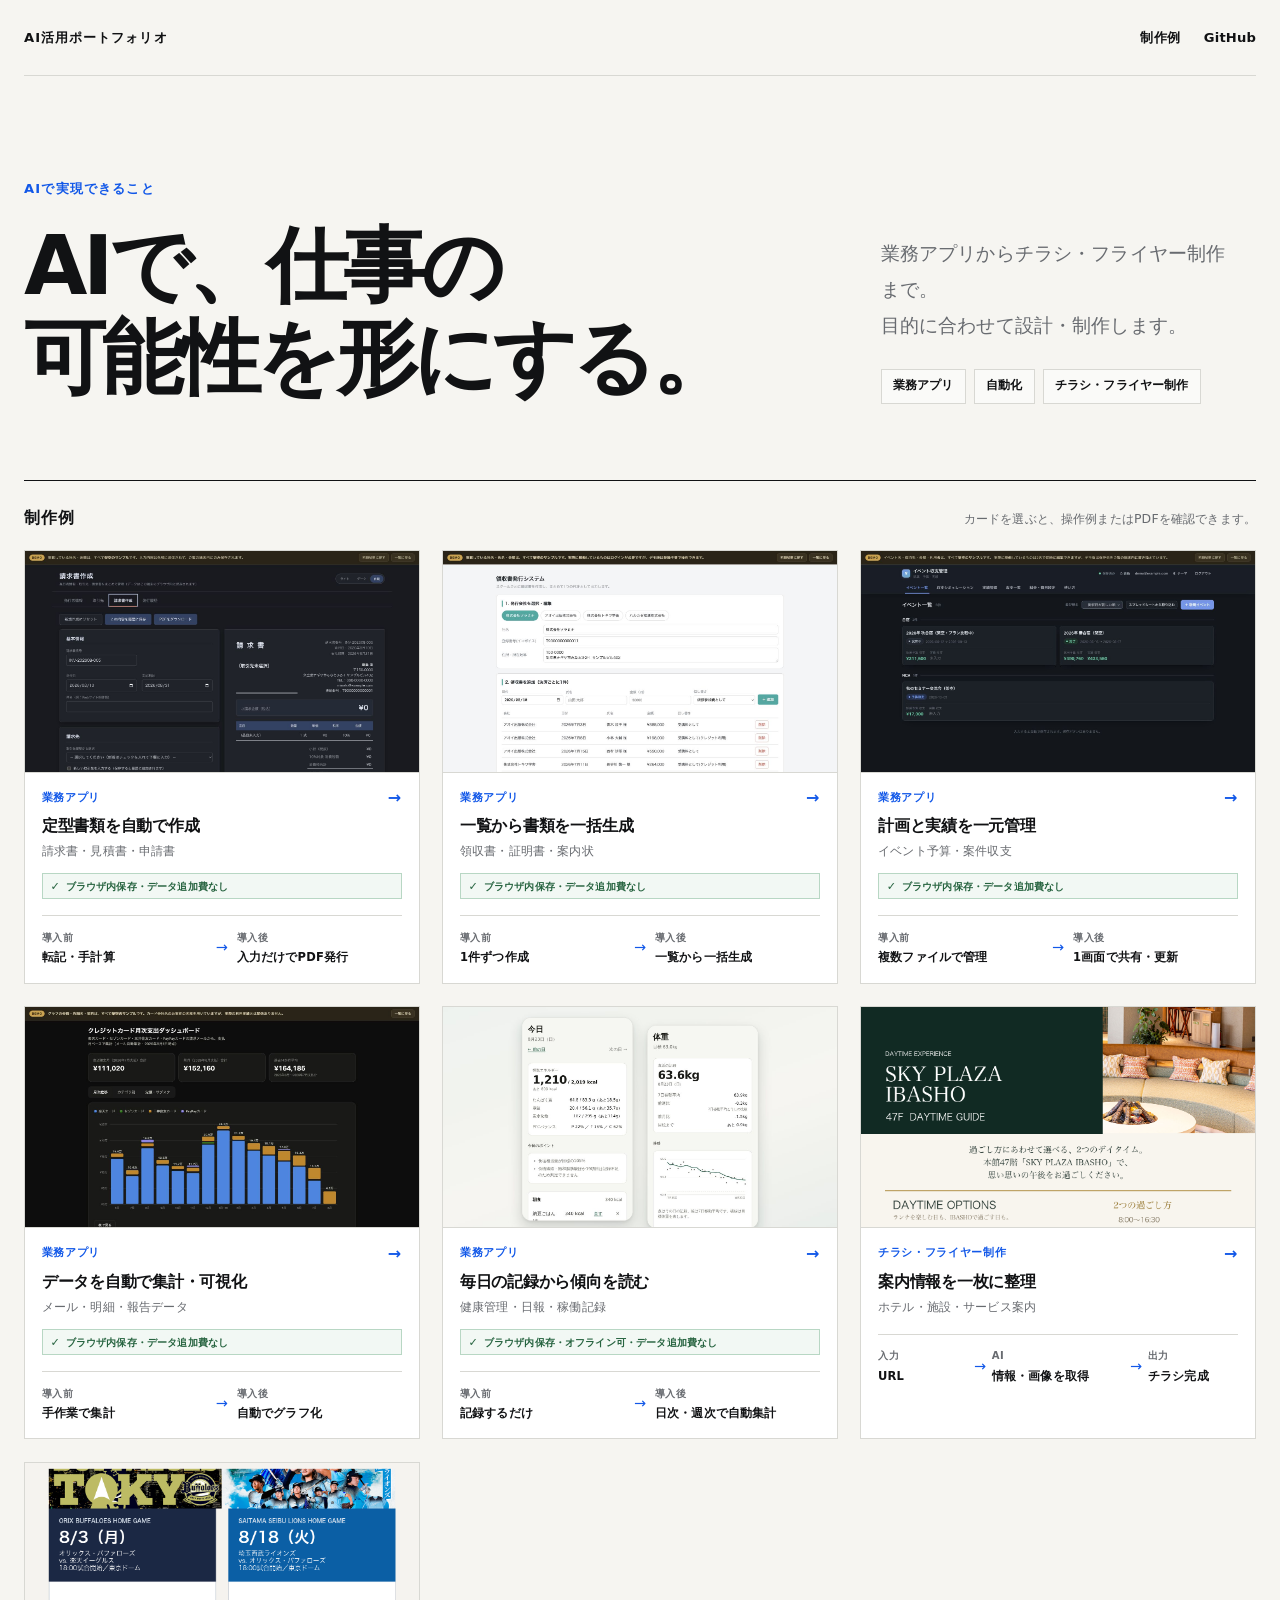
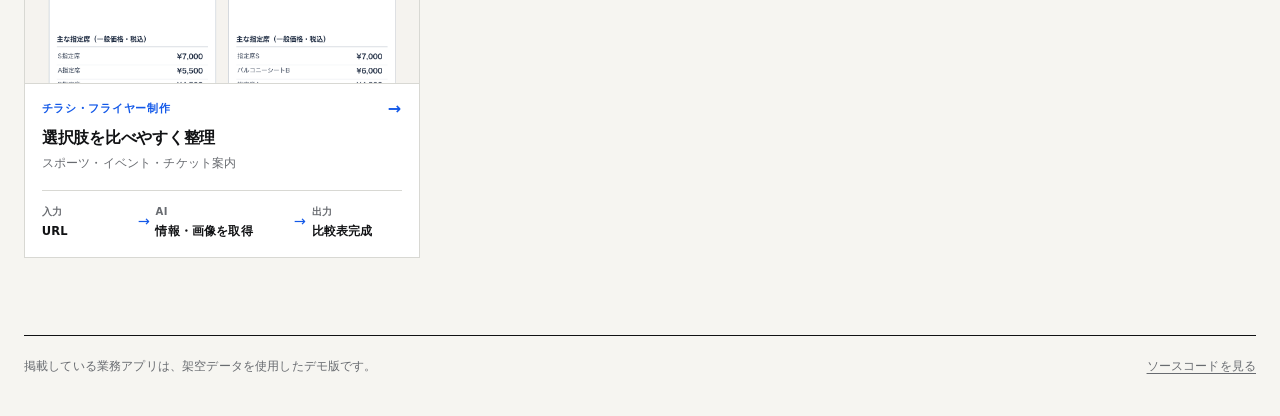
<file: index.html>
<!doctype html>
<html lang="ja">
<head>
<meta charset="utf-8">
<meta name="viewport" content="width=device-width, initial-scale=1">
<title>AIで、仕事の可能性を形にする｜ポートフォリオ</title>
<meta name="description" content="業務アプリからチラシ・フライヤー制作まで、AIを活用して目的に合わせた仕組みと制作物を形にしたポートフォリオです。">
<link rel="icon" href="data:image/svg+xml,<svg xmlns='http://www.w3.org/2000/svg' viewBox='0 0 100 100'><text y='.9em' font-size='90'>◼</text></svg>">
<style>
:root {
  color-scheme: light;
  --paper: #f6f5f1;
  --white: #ffffff;
  --ink: #111214;
  --muted: #686b70;
  --line: #d8d8d3;
  --blue: #1258e8;
  --blue-soft: #eaf0ff;
}

* { box-sizing: border-box; }
html { scroll-behavior: smooth; -webkit-text-size-adjust: 100%; }
body {
  margin: 0;
  background: var(--paper);
  color: var(--ink);
  font-family: system-ui, -apple-system, BlinkMacSystemFont, "Hiragino Sans", "Noto Sans JP", sans-serif;
  font-size: 16px;
  line-height: 1.65;
  letter-spacing: .01em;
  -webkit-font-smoothing: antialiased;
}

a { color: inherit; }
img { max-width: 100%; }

.shell {
  width: min(100% - 48px, 1440px);
  margin: 0 auto;
}

.site-header {
  display: flex;
  align-items: center;
  justify-content: space-between;
  min-height: 76px;
  border-bottom: 1px solid var(--line);
}

.brand {
  font-size: .82rem;
  font-weight: 750;
  letter-spacing: .08em;
}

.site-nav {
  display: flex;
  align-items: center;
  gap: 1.5rem;
  font-size: .82rem;
  font-weight: 650;
}

.site-nav a {
  text-decoration: none;
  text-underline-offset: .3em;
}
.site-nav a:hover { color: var(--blue); }

.hero {
  display: grid;
  grid-template-columns: minmax(0, 1.35fr) minmax(18rem, .65fr);
  gap: clamp(2rem, 6vw, 7rem);
  align-items: end;
  padding: clamp(3.5rem, 8vw, 7rem) 0 clamp(3rem, 6vw, 5rem);
}

.hero-label {
  margin: 0 0 1.25rem;
  color: var(--blue);
  font-size: .82rem;
  font-weight: 750;
  letter-spacing: .09em;
}

h1 {
  margin: 0;
  max-width: 13em;
  font-size: clamp(2.8rem, 6.4vw, 6.4rem);
  font-weight: 720;
  line-height: 1.12;
  letter-spacing: -.055em;
  text-wrap: balance;
}

.hero-line {
  display: block;
  white-space: nowrap;
}

.hero-phrase { display: inline; }

.hero-copy {
  margin: 0 0 .55rem;
  max-width: 29rem;
  font-size: clamp(1.02rem, 1.5vw, 1.25rem);
  line-height: 1.9;
  color: var(--muted);
  text-wrap: pretty;
}

.hero-copy span { display: block; }

.capability-list {
  display: flex;
  flex-wrap: wrap;
  gap: .5rem;
  margin: 1.5rem 0 0;
  padding: 0;
  list-style: none;
}

.capability-list li {
  padding: .4rem .7rem;
  border: 1px solid var(--line);
  background: rgba(255,255,255,.45);
  font-size: .75rem;
  font-weight: 650;
}

.works-head {
  display: flex;
  align-items: baseline;
  justify-content: space-between;
  gap: 1rem;
  margin-bottom: 1.15rem;
  padding-top: 1.5rem;
  border-top: 1px solid var(--ink);
}

.works-head h2 {
  margin: 0;
  font-size: 1rem;
  letter-spacing: .05em;
}

.works-head p {
  margin: 0;
  color: var(--muted);
  font-size: .78rem;
}

.works-grid {
  display: grid;
  grid-template-columns: repeat(3, minmax(0, 1fr));
  gap: clamp(.9rem, 2vw, 1.4rem);
}

.work-card {
  display: flex;
  min-width: 0;
  flex-direction: column;
  overflow: hidden;
  border: 1px solid var(--line);
  background: var(--white);
  text-decoration: none;
  transition: transform 240ms ease, border-color 240ms ease, box-shadow 240ms ease;
}

@media (hover: hover) {
  .work-card:hover {
    transform: translateY(-3px);
    border-color: #aeb4c0;
    box-shadow: 0 14px 34px rgba(18, 24, 35, .08);
  }
  .work-card:hover .card-arrow { transform: translateX(4px); }
}

.preview {
  position: relative;
  aspect-ratio: 16 / 9;
  overflow: hidden;
  border-bottom: 1px solid var(--line);
  background: #e9e9e5;
}

.preview img {
  display: block;
  width: 100%;
  height: 100%;
  object-fit: cover;
  object-position: top center;
  transition: transform 500ms cubic-bezier(.2,.7,.2,1);
}

@media (hover: hover) {
  .work-card:hover .preview img { transform: scale(1.015); }
}

.preview.flyer img {
  object-position: center 18%;
}

.card-body {
  display: flex;
  flex: 1;
  flex-direction: column;
  padding: 1rem 1.05rem 1.05rem;
}

.card-meta {
  display: flex;
  align-items: center;
  justify-content: space-between;
  gap: 1rem;
  margin-bottom: .45rem;
  color: var(--blue);
  font-size: .7rem;
  font-weight: 750;
  letter-spacing: .06em;
}

.card-arrow {
  font-size: 1rem;
  line-height: 1;
  transition: transform 220ms ease;
}

.card-title {
  margin: 0;
  font-size: clamp(1rem, 1.25vw, 1.16rem);
  font-weight: 700;
  line-height: 1.45;
  letter-spacing: -.015em;
}

.card-use {
  margin: .3rem 0 0;
  color: var(--muted);
  font-size: .75rem;
}

.cost-note {
  display: inline-flex;
  align-items: center;
  gap: .35rem;
  margin-top: .7rem;
  padding: .28rem .48rem;
  border: 1px solid #b8d7c4;
  background: #f2f8f4;
  color: #276440;
  font-size: .65rem;
  font-weight: 700;
  line-height: 1.35;
}

.cost-note::before {
  content: "✓";
  font-size: .7rem;
}

.change {
  display: grid;
  grid-template-columns: minmax(0, 1fr) auto minmax(0, 1fr);
  gap: .55rem;
  align-items: center;
  margin-top: 1rem;
  padding-top: .85rem;
  border-top: 1px solid var(--line);
}

.change-step { min-width: 0; }
.change-label {
  display: block;
  margin-bottom: .16rem;
  color: var(--muted);
  font-size: .63rem;
  font-weight: 700;
  letter-spacing: .05em;
}

.change-text {
  display: block;
  font-size: .72rem;
  font-weight: 650;
  line-height: 1.45;
}

.change-arrow {
  color: var(--blue);
  font-size: .9rem;
}

.change.three {
  grid-template-columns: minmax(0,.85fr) auto minmax(0,1.25fr) auto minmax(0,.85fr);
  gap: .35rem;
}

.footer {
  display: flex;
  align-items: center;
  justify-content: space-between;
  gap: 2rem;
  margin-top: clamp(2.5rem, 6vw, 5rem);
  padding: 1.3rem 0 2.5rem;
  border-top: 1px solid var(--ink);
  color: var(--muted);
  font-size: .75rem;
}

.footer p { margin: 0; }
.footer a { text-underline-offset: .25em; }
.footer a:hover { color: var(--blue); }

@media (max-width: 980px) {
  .works-grid { grid-template-columns: repeat(2, minmax(0, 1fr)); }
}

@media (max-width: 720px) {
  .shell { width: min(100% - 28px, 1440px); }
  .site-header { min-height: 64px; }
  .site-nav { gap: .9rem; }
  .site-nav .desktop-only { display: none; }
  .hero {
    grid-template-columns: 1fr;
    gap: 1.5rem;
    padding: 3.5rem 0 3rem;
  }
  h1 { font-size: clamp(2.5rem, 13vw, 4.2rem); }
  .hero-line { white-space: normal; }
  .hero-phrase { display: block; }
  .hero-copy { margin: 0; }
  .works-head { align-items: flex-start; flex-direction: column; gap: .25rem; }
  .works-grid { grid-template-columns: 1fr; }
  .preview { aspect-ratio: 16 / 9.5; }
  .card-body { padding: 1rem; }
  .card-title { font-size: 1.08rem; }
  .footer { align-items: flex-start; flex-direction: column; gap: .5rem; }
}

@media (prefers-reduced-motion: reduce) {
  html { scroll-behavior: auto; }
  *, *::before, *::after { transition-duration: 1ms !important; }
}
</style>
</head>
<body>

<div class="shell">
  <header class="site-header">
    <span class="brand">AI活用ポートフォリオ</span>
    <nav class="site-nav" aria-label="サイト内ナビゲーション">
      <a href="#works">制作例</a>
      <a class="desktop-only" href="https://github.com/knt1234/portfolio">GitHub</a>
    </nav>
  </header>

  <main>
    <section class="hero" aria-labelledby="hero-title">
      <div>
        <p class="hero-label">AIで実現できること</p>
        <h1 id="hero-title">
          <span class="hero-line">AIで、仕事の</span>
          <span class="hero-line"><span class="hero-phrase">可能性を</span><span class="hero-phrase">形にする。</span></span>
        </h1>
      </div>
      <div>
        <p class="hero-copy">
          <span>業務アプリからチラシ・フライヤー制作まで。</span>
          <span>目的に合わせて設計・制作します。</span>
        </p>
        <ul class="capability-list" aria-label="制作分野">
          <li>業務アプリ</li>
          <li>自動化</li>
          <li>チラシ・フライヤー制作</li>
        </ul>
      </div>
    </section>

    <section id="works" aria-labelledby="works-title">
      <div class="works-head">
        <h2 id="works-title">制作例</h2>
        <p>カードを選ぶと、操作例またはPDFを確認できます。</p>
      </div>

      <div class="works-grid">
        <a class="work-card" href="apps/invoice/">
          <div class="preview"><img src="assets/previews/invoice.png" alt="請求書作成アプリの画面"></div>
          <div class="card-body">
            <div class="card-meta"><span>業務アプリ</span><span class="card-arrow" aria-hidden="true">→</span></div>
            <h3 class="card-title">定型書類を自動で作成</h3>
            <p class="card-use">請求書・見積書・申請書</p>
            <span class="cost-note">ブラウザ内保存・データ追加費なし</span>
            <div class="change" aria-label="導入前後の変化">
              <div class="change-step"><span class="change-label">導入前</span><span class="change-text">転記・手計算</span></div>
              <span class="change-arrow" aria-hidden="true">→</span>
              <div class="change-step"><span class="change-label">導入後</span><span class="change-text">入力だけでPDF発行</span></div>
            </div>
          </div>
        </a>

        <a class="work-card" href="apps/receipt/">
          <div class="preview"><img src="assets/previews/receipt.png" alt="一覧から書類を一括生成するアプリの画面"></div>
          <div class="card-body">
            <div class="card-meta"><span>業務アプリ</span><span class="card-arrow" aria-hidden="true">→</span></div>
            <h3 class="card-title">一覧から書類を一括生成</h3>
            <p class="card-use">領収書・証明書・案内状</p>
            <span class="cost-note">ブラウザ内保存・データ追加費なし</span>
            <div class="change" aria-label="導入前後の変化">
              <div class="change-step"><span class="change-label">導入前</span><span class="change-text">1件ずつ作成</span></div>
              <span class="change-arrow" aria-hidden="true">→</span>
              <div class="change-step"><span class="change-label">導入後</span><span class="change-text">一覧から一括生成</span></div>
            </div>
          </div>
        </a>

        <a class="work-card" href="apps/event-budget/">
          <div class="preview"><img src="assets/previews/event-budget.png" alt="計画と実績を一元管理するアプリの画面"></div>
          <div class="card-body">
            <div class="card-meta"><span>業務アプリ</span><span class="card-arrow" aria-hidden="true">→</span></div>
            <h3 class="card-title">計画と実績を一元管理</h3>
            <p class="card-use">イベント予算・案件収支</p>
            <span class="cost-note">ブラウザ内保存・データ追加費なし</span>
            <div class="change" aria-label="導入前後の変化">
              <div class="change-step"><span class="change-label">導入前</span><span class="change-text">複数ファイルで管理</span></div>
              <span class="change-arrow" aria-hidden="true">→</span>
              <div class="change-step"><span class="change-label">導入後</span><span class="change-text">1画面で共有・更新</span></div>
            </div>
          </div>
        </a>

        <a class="work-card" href="apps/card-dashboard/">
          <div class="preview"><img src="assets/previews/card-dashboard.png" alt="データを自動集計して可視化するダッシュボード画面"></div>
          <div class="card-body">
            <div class="card-meta"><span>業務アプリ</span><span class="card-arrow" aria-hidden="true">→</span></div>
            <h3 class="card-title">データを自動で集計・可視化</h3>
            <p class="card-use">メール・明細・報告データ</p>
            <span class="cost-note">ブラウザ内保存・データ追加費なし</span>
            <div class="change" aria-label="導入前後の変化">
              <div class="change-step"><span class="change-label">導入前</span><span class="change-text">手作業で集計</span></div>
              <span class="change-arrow" aria-hidden="true">→</span>
              <div class="change-step"><span class="change-label">導入後</span><span class="change-text">自動でグラフ化</span></div>
            </div>
          </div>
        </a>

        <a class="work-card" href="apps/meal-tracker/">
          <div class="preview"><img src="assets/previews/meal-tracker.png" alt="食事と体重を記録して傾向を見るアプリの画面"></div>
          <div class="card-body">
            <div class="card-meta"><span>業務アプリ</span><span class="card-arrow" aria-hidden="true">→</span></div>
            <h3 class="card-title">毎日の記録から傾向を読む</h3>
            <p class="card-use">健康管理・日報・稼働記録</p>
            <span class="cost-note">ブラウザ内保存・オフライン可・データ追加費なし</span>
            <div class="change" aria-label="導入前後の変化">
              <div class="change-step"><span class="change-label">導入前</span><span class="change-text">記録するだけ</span></div>
              <span class="change-arrow" aria-hidden="true">→</span>
              <div class="change-step"><span class="change-label">導入後</span><span class="change-text">日次・週次で自動集計</span></div>
            </div>
          </div>
        </a>

        <a class="work-card" href="works/ibasho/ibasho_lunch_flyer.pdf" target="_blank" rel="noopener">
          <div class="preview flyer"><img src="works/ibasho/ibasho_lunch_flyer.png" alt="ホテルや施設の案内チラシ制作例"></div>
          <div class="card-body">
            <div class="card-meta"><span>チラシ・フライヤー制作</span><span class="card-arrow" aria-hidden="true">→</span></div>
            <h3 class="card-title">案内情報を一枚に整理</h3>
            <p class="card-use">ホテル・施設・サービス案内</p>
            <div class="change three" aria-label="制作の流れ">
              <div class="change-step"><span class="change-label">入力</span><span class="change-text">URL</span></div>
              <span class="change-arrow" aria-hidden="true">→</span>
              <div class="change-step"><span class="change-label">AI</span><span class="change-text">情報・画像を取得</span></div>
              <span class="change-arrow" aria-hidden="true">→</span>
              <div class="change-step"><span class="change-label">出力</span><span class="change-text">チラシ完成</span></div>
            </div>
          </div>
        </a>

        <a class="work-card" href="works/baseball/baseball_ticket_comparison.pdf" target="_blank" rel="noopener">
          <div class="preview flyer"><img src="works/baseball/baseball_ticket_comparison.png" alt="スポーツやイベントの比較チラシ制作例"></div>
          <div class="card-body">
            <div class="card-meta"><span>チラシ・フライヤー制作</span><span class="card-arrow" aria-hidden="true">→</span></div>
            <h3 class="card-title">選択肢を比べやすく整理</h3>
            <p class="card-use">スポーツ・イベント・チケット案内</p>
            <div class="change three" aria-label="制作の流れ">
              <div class="change-step"><span class="change-label">入力</span><span class="change-text">URL</span></div>
              <span class="change-arrow" aria-hidden="true">→</span>
              <div class="change-step"><span class="change-label">AI</span><span class="change-text">情報・画像を取得</span></div>
              <span class="change-arrow" aria-hidden="true">→</span>
              <div class="change-step"><span class="change-label">出力</span><span class="change-text">比較表完成</span></div>
            </div>
          </div>
        </a>
      </div>
    </section>
  </main>

  <footer class="footer">
    <p>掲載している業務アプリは、架空データを使用したデモ版です。</p>
    <a href="https://github.com/knt1234/portfolio">ソースコードを見る</a>
  </footer>
</div>

</body>
</html>
</file>
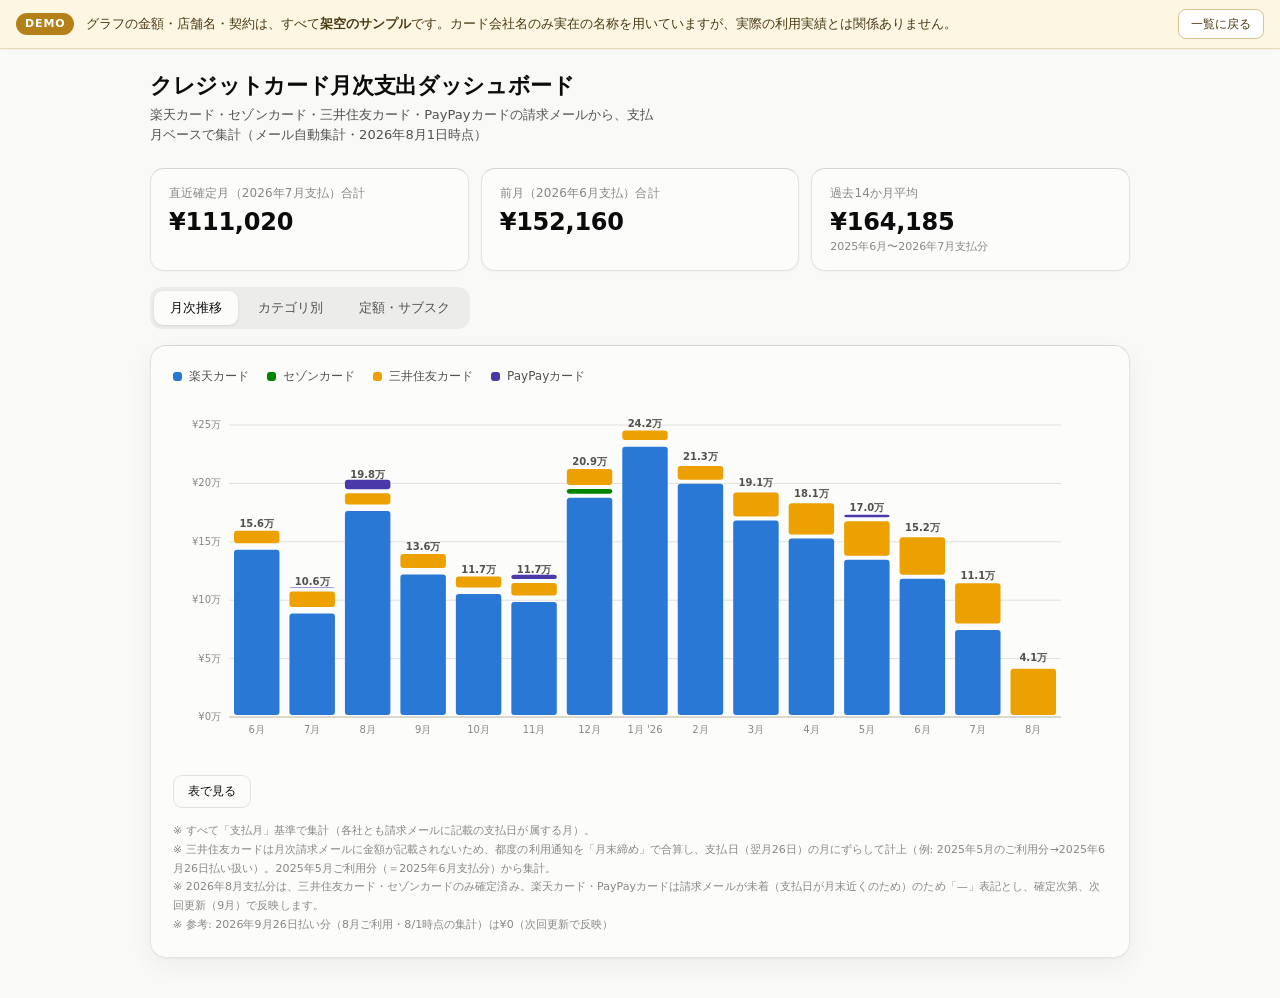
<file: apps/card-dashboard/index.html>
<!doctype html>
<html lang="ja">
<head>
<meta charset="utf-8">
<meta name="viewport" content="width=device-width,initial-scale=1">
<title>クレジットカード月次支出ダッシュボード（デモ）</title>
<link rel="stylesheet" href="../../assets/demo-bar.css">
<style>
body { margin:0; background:#f9f9f7; }
@media (prefers-color-scheme: dark) {
  :root:not([data-theme="light"]) body { background:#0d0d0d; }
}
.viz-root {
  color-scheme: light;
  --surface-1:      #fcfcfb;
  --page:           #f9f9f7;
  --text-primary:   #0b0b0b;
  --text-secondary: #52514e;
  --text-muted:     #898781;
  --grid:           #e1e0d9;
  --baseline:       #c3c2b7;
  --border:         rgba(11,11,11,0.10);
  --series-rakuten: #2a78d6; /* blue */
  --series-saison:  #008300; /* green */
  --series-smbc:    #eda100; /* yellow */
  --series-paypay:  #4a3aa7; /* violet */
  font-family: system-ui, -apple-system, "Segoe UI", sans-serif;
  color: var(--text-primary);
  background: var(--page);
  padding: 24px;
  max-width: 980px;
  margin: 0 auto;
}
@media (prefers-color-scheme: dark) {
  :root:where(:not([data-theme="light"])) .viz-root {
    color-scheme: dark;
    --surface-1: #1a1a19;
    --page: #0d0d0d;
    --text-primary: #ffffff;
    --text-secondary: #c3c2b7;
    --text-muted: #898781;
    --grid: #2c2c2a;
    --baseline: #383835;
    --border: rgba(255,255,255,0.10);
    --series-rakuten: #3987e5;
    --series-saison: #008300;
    --series-smbc: #c98500;
    --series-paypay: #9085e9;
  }
}
:root[data-theme="dark"] .viz-root {
  color-scheme: dark;
  --surface-1: #1a1a19;
  --page: #0d0d0d;
  --text-primary: #ffffff;
  --text-secondary: #c3c2b7;
  --text-muted: #898781;
  --grid: #2c2c2a;
  --baseline: #383835;
  --border: rgba(255,255,255,0.10);
  --series-rakuten: #3987e5;
  --series-saison: #008300;
  --series-smbc: #c98500;
  --series-paypay: #9085e9;
}
.viz-root {
  --ease-spring: cubic-bezier(0.32, 0.72, 0, 1);
  --ease-out: cubic-bezier(0.16, 1, 0.3, 1);
  position: relative;
}
.viz-root * { box-sizing: border-box; }
h1 {
  font-size: 22px;
  font-weight: 700;
  letter-spacing: -0.015em;
  line-height: 1.2;
  margin: 0 0 6px;
}
.sub { color: var(--text-secondary); font-size: 13px; line-height: 1.5; letter-spacing: 0.005em; margin: 0 0 24px; max-width: 62ch; }

.card {
  background: color-mix(in srgb, var(--surface-1) 92%, transparent);
  backdrop-filter: blur(20px) saturate(160%);
  -webkit-backdrop-filter: blur(20px) saturate(160%);
  border: 1px solid var(--border);
  border-top: 1px solid color-mix(in srgb, var(--text-primary) 6%, var(--border));
  border-radius: 16px;
  padding: 22px;
  margin-bottom: 16px;
  box-shadow: 0 1px 2px rgba(11,11,11,0.04), 0 8px 24px rgba(11,11,11,0.05);
  overflow-x: auto;
  position: relative;
}

.stat-row { display: flex; gap: 12px; margin-bottom: 16px; flex-wrap: wrap; }
.stat-tile {
  background: color-mix(in srgb, var(--surface-1) 92%, transparent);
  backdrop-filter: blur(20px) saturate(160%);
  -webkit-backdrop-filter: blur(20px) saturate(160%);
  border: 1px solid var(--border);
  border-top: 1px solid color-mix(in srgb, var(--text-primary) 6%, var(--border));
  border-radius: 14px;
  padding: 16px 18px;
  flex: 1;
  min-width: 150px;
  box-shadow: 0 1px 2px rgba(11,11,11,0.04);
  transition: transform 320ms var(--ease-spring), box-shadow 320ms var(--ease-spring), border-color 320ms var(--ease-out);
}
.stat-tile:hover {
  transform: translateY(-2px);
  box-shadow: 0 10px 24px rgba(11,11,11,0.08);
  border-color: color-mix(in srgb, var(--text-primary) 14%, var(--border));
}
.stat-tile .label { font-size: 12px; color: var(--text-muted); letter-spacing: 0.01em; margin-bottom: 6px; }
.stat-tile .value { font-size: 24px; font-weight: 700; letter-spacing: -0.01em; font-variant-numeric: tabular-nums; }
.stat-tile .note { font-size: 11px; color: var(--text-muted); margin-top: 3px; }

.legend { display: flex; gap: 18px; flex-wrap: wrap; margin-bottom: 16px; font-size: 12px; color: var(--text-secondary); }
.legend .item { display: flex; align-items: center; gap: 7px; }
.legend .swatch { width: 9px; height: 9px; border-radius: 3px; }

svg { display: block; overflow: visible; }
.bar-group { cursor: pointer; }
.bar-seg {
  transition: opacity 260ms var(--ease-spring), filter 260ms var(--ease-spring), transform 260ms var(--ease-spring);
  transform-box: fill-box;
  transform-origin: bottom center;
}
.bar-group:hover .bar-seg { filter: brightness(1.08); transform: scaleX(1.03); }
.axis-label { font-size: 10px; fill: var(--text-muted); }
.total-label { font-size: 10px; fill: var(--text-secondary); font-variant-numeric: tabular-nums; font-weight: 600; }
.gridline { stroke: var(--grid); stroke-width: 1; }

.tooltip {
  position: absolute;
  background: color-mix(in srgb, var(--surface-1) 88%, transparent);
  backdrop-filter: blur(24px) saturate(180%);
  -webkit-backdrop-filter: blur(24px) saturate(180%);
  border: 1px solid var(--border);
  border-radius: 10px;
  padding: 10px 12px;
  font-size: 12px;
  pointer-events: none;
  box-shadow: 0 4px 12px rgba(11,11,11,0.10), 0 12px 32px rgba(11,11,11,0.10);
  opacity: 0;
  transform: scale(0.92) translateY(2px);
  transform-origin: left top;
  transition: opacity 160ms var(--ease-out), transform 220ms var(--ease-spring);
  z-index: 10;
  min-width: 160px;
}
.tooltip.visible { opacity: 1; transform: scale(1) translateY(0); }
.tooltip .t-month { font-weight: 700; letter-spacing: -0.005em; margin-bottom: 6px; }
.tooltip .t-row { display: flex; justify-content: space-between; gap: 12px; padding: 1px 0; font-variant-numeric: tabular-nums; }
.tooltip .t-total { border-top: 1px solid var(--border); margin-top: 5px; padding-top: 5px; font-weight: 700; }

.toggle-btn {
  font-size: 12px;
  font-weight: 500;
  font-family: inherit;
  background: color-mix(in srgb, var(--surface-1) 92%, transparent);
  border: 1px solid var(--border);
  border-radius: 9px;
  padding: 7px 14px;
  cursor: pointer;
  color: var(--text-primary);
  transition: transform 120ms var(--ease-out), background 200ms var(--ease-out), box-shadow 200ms var(--ease-out);
}
.toggle-btn:hover { box-shadow: 0 2px 8px rgba(11,11,11,0.08); }
.toggle-btn:active { transform: scale(0.96); }

.view-swap { transition: opacity 220ms var(--ease-out); }
.view-swap.fading { opacity: 0; }

table { width: 100%; border-collapse: collapse; font-size: 12px; margin-top: 8px; }
th, td { text-align: right; padding: 7px 10px; border-bottom: 1px solid var(--grid); font-variant-numeric: tabular-nums; }
th:first-child, td:first-child { text-align: left; }
th { color: var(--text-muted); font-weight: 600; letter-spacing: 0.01em; }
tbody tr { transition: background 160ms var(--ease-out); }
tbody tr:hover { background: color-mix(in srgb, var(--text-primary) 3%, transparent); }

.foot { font-size: 11px; color: var(--text-muted); line-height: 1.7; letter-spacing: 0.005em; margin-top: 14px; }
.hidden { display: none; }

.tabs {
  display: flex;
  gap: 4px;
  padding: 4px;
  margin-bottom: 16px;
  background: color-mix(in srgb, var(--text-primary) 5%, transparent);
  border-radius: 12px;
  width: fit-content;
}
.tab-btn {
  font-size: 13px;
  font-weight: 500;
  font-family: inherit;
  background: transparent;
  border: none;
  border-radius: 9px;
  padding: 8px 16px;
  color: var(--text-secondary);
  cursor: pointer;
  transition: background 220ms var(--ease-spring), color 220ms var(--ease-out), transform 120ms var(--ease-out);
}
.tab-btn:active { transform: scale(0.96); }
.tab-btn.active {
  background: var(--surface-1);
  color: var(--text-primary);
  box-shadow: 0 1px 3px rgba(11,11,11,0.10);
}
.tab-panel { transition: opacity 220ms var(--ease-out); }
.tab-panel.fading { opacity: 0; }

.panel-lead { font-size: 13px; color: var(--text-secondary); margin: 0 0 18px; }

.cat-row { display: flex; align-items: center; gap: 12px; margin-bottom: 12px; }
.cat-row .cat-name { width: 110px; flex-shrink: 0; font-size: 13px; color: var(--text-primary); }
.cat-row .cat-track { flex: 1; height: 10px; background: var(--grid); border-radius: 6px; overflow: hidden; }
.cat-row .cat-fill {
  height: 100%; border-radius: 6px; background: var(--series-rakuten);
  transition: width 480ms var(--ease-spring);
}
.cat-row .cat-value { width: 90px; flex-shrink: 0; text-align: right; font-size: 13px; font-weight: 600; font-variant-numeric: tabular-nums; }

.merchant-list { margin-top: 20px; }
.merchant-list h3 { font-size: 13px; font-weight: 600; color: var(--text-secondary); margin: 0 0 10px; letter-spacing: 0.01em; }
.merchant-item {
  display: flex; justify-content: space-between; padding: 8px 0;
  border-bottom: 1px solid var(--grid); font-size: 13px;
  transition: background 160ms var(--ease-out);
}
.merchant-item:hover { background: color-mix(in srgb, var(--text-primary) 3%, transparent); }
.merchant-item .m-name { color: var(--text-primary); }
.merchant-item .m-value { font-variant-numeric: tabular-nums; color: var(--text-secondary); font-weight: 600; }

.subs-card {
  border: 1px solid var(--border);
  border-radius: 12px;
  padding: 16px 18px;
  margin-bottom: 12px;
  transition: transform 260ms var(--ease-spring), box-shadow 260ms var(--ease-spring);
}
.subs-card:hover { transform: translateY(-1px); box-shadow: 0 6px 16px rgba(11,11,11,0.06); }
.subs-card .s-top { display: flex; justify-content: space-between; align-items: baseline; margin-bottom: 6px; gap: 10px; }
.subs-card .s-name { font-size: 14px; font-weight: 700; letter-spacing: -0.005em; }
.subs-card .s-badge {
  font-size: 10px; font-weight: 600; padding: 2px 8px; border-radius: 999px;
  background: color-mix(in srgb, var(--text-primary) 7%, transparent); color: var(--text-secondary);
  white-space: nowrap;
}
.subs-card .s-latest { font-size: 20px; font-weight: 700; font-variant-numeric: tabular-nums; letter-spacing: -0.01em; }
.subs-card .s-meta { font-size: 12px; color: var(--text-muted); margin-top: 4px; }

.s-history { margin-top: 14px; padding-top: 12px; border-top: 1px solid var(--grid); }
.s-hist-row { display: flex; align-items: center; gap: 10px; padding: 3px 0; }
.s-hist-month { width: 76px; flex-shrink: 0; font-size: 11px; color: var(--text-muted); }
.s-hist-track { flex: 1; height: 6px; background: var(--grid); border-radius: 4px; overflow: hidden; }
.s-hist-fill { height: 100%; border-radius: 4px; background: var(--text-muted); opacity: 0.55; }
.s-hist-value { width: 70px; flex-shrink: 0; text-align: right; font-size: 11px; font-variant-numeric: tabular-nums; color: var(--text-secondary); }

@media (prefers-reduced-motion: reduce) {
  .stat-tile, .bar-seg, .tooltip, .toggle-btn, .view-swap, tbody tr,
  .tab-btn, .tab-panel, .cat-fill, .merchant-item, .subs-card {
    transition-duration: 1ms !important;
  }
  .stat-tile:hover, .tab-btn:active, .toggle-btn:active, .subs-card:hover { transform: none; }
  .bar-group:hover .bar-seg { transform: none; }
  .tooltip { transform: none !important; }
}
</style>
</head>
<body>

<div class="demo-bar">
  <span class="demo-badge">DEMO</span>
  <span class="demo-text">グラフの金額・店舗名・契約は、すべて<strong>架空のサンプル</strong>です。カード会社名のみ実在の名称を用いていますが、実際の利用実績とは関係ありません。</span>
  <span class="demo-actions">
    <a class="demo-btn" href="../../">一覧に戻る</a>
  </span>
</div>

<div class="viz-root">
  <h1>クレジットカード月次支出ダッシュボード</h1>
  <p class="sub">楽天カード・セゾンカード・三井住友カード・PayPayカードの請求メールから、支払月ベースで集計（メール自動集計・2026年8月1日時点）</p>

  <div class="stat-row" id="statRow"></div>

  <div class="tabs" id="tabs" role="tablist">
    <button class="tab-btn active" data-tab="trend" role="tab" aria-selected="true">月次推移</button>
    <button class="tab-btn" data-tab="category" role="tab" aria-selected="false">カテゴリ別</button>
    <button class="tab-btn" data-tab="subs" role="tab" aria-selected="false">定額・サブスク</button>
  </div>

  <div id="panel-trend" class="tab-panel">
    <div class="card">
      <div class="legend" id="legend"></div>
      <div id="chartWrap" class="view-swap" style="overflow-x:auto;">
        <svg id="chart" width="900" height="360"></svg>
      </div>
      <div style="margin-top:14px;">
        <button class="toggle-btn" id="toggleBtn">表で見る</button>
      </div>
      <div id="tableWrap" class="view-swap hidden"></div>
      <div class="foot">
        ※ すべて「支払月」基準で集計（各社とも請求メールに記載の支払日が属する月）。<br>
        ※ 三井住友カードは月次請求メールに金額が記載されないため、都度の利用通知を「月末締め」で合算し、支払日（翌月26日）の月にずらして計上（例: 2025年5月のご利用分→2025年6月26日払い扱い）。2025年5月ご利用分（＝2025年6月支払分）から集計。<br>
        ※ 2026年8月支払分は、三井住友カード・セゾンカードのみ確定済み。楽天カード・PayPayカードは請求メールが未着（支払日が月末近くのため）のため「—」表記とし、確定次第、次回更新（9月）で反映します。<br>
        ※ <span id="smbcPending"></span>
      </div>
    </div>
  </div>

  <div id="panel-category" class="tab-panel hidden">
    <div class="card">
      <p class="panel-lead">三井住友カードの都度利用通知から、店舗名でカテゴリ分けした内訳です。</p>
      <div id="categoryBars"></div>
      <div id="merchantList"></div>
      <div class="foot">
        ※ 店舗名が判明する三井住友カードの通知のみが対象（2025年12月ご利用分〜2026年7月ご利用分）。楽天・セゾン・PayPayは店舗名の網羅的な取得を行っていないため未集計です。<br>
        ※ カテゴリ分けは店舗名からの簡易的な自動判定です。
      </div>
    </div>
  </div>

  <div id="panel-subs" class="tab-panel hidden">
    <div class="card">
      <p class="panel-lead">楽天カードの利用明細から、毎月ほぼ同じ店舗名で繰り返し請求されている項目を検出しました。</p>
      <div id="subsTable"></div>
      <div class="foot">
        ※ メールで確認できた範囲の金額のみを集計（欠けている月あり）。通信料・電気料金は使用量に応じて金額が変動する実費精算型、ケーブルネット・AIサービスはほぼ固定額の定額課金です。<br>
        ※ 三井住友・セゾン・PayPayについては、同様の網羅的な明細取得を行っていないためサブスク検出の対象外です。
      </div>
    </div>
  </div>

  <div class="tooltip" id="tooltip"></div>
</div>

<script>
(function(){
  /* ============================================================
     ここに入っている数字・店舗名・契約名は、すべて架空のサンプルです。
     実運用版はメールから自動で集計した実データを読み込みますが、
     デモ版では公開のため、同じ構造の架空データに差し替えています。
     ============================================================ */
  const months = ["2025-06","2025-07","2025-08","2025-09","2025-10","2025-11","2025-12","2026-01","2026-02","2026-03","2026-04","2026-05","2026-06","2026-07","2026-08"];
  const rakuten = [143200,88650,176400,121980,105330,98420,187650,231480,199720,168340,152900,134560,118270,74390,null];
  const saison  = [480,480,480,480,480,480,5940,480,0,0,0,0,0,480,0];
  // 三井住友カードは「月末締め・翌月26日払い」。例: 2026年2月ご利用分(2/1-2/28) → 2026年3月26日払い。
  // このため他3社と同じ「支払月」基準に揃えるには、利用月の集計値を1か月後ろにずらして計上する。
  const smbc    = [12400,14830,11250,13670,10980,12310,15420,9870,13540,22160,28470,31220,33890,36150,41280];
  const paypay  = [0,2200,9800,0,0,5400,0,0,0,0,0,3960,0,0,null];
  const smbcPendingNote = "参考: 2026年9月26日払い分（8月ご利用・8/1時点の集計）は¥0（次回更新で反映）";

  const series = [
    { key: "rakuten", name: "楽天カード", color: "var(--series-rakuten)", data: rakuten },
    { key: "saison",  name: "セゾンカード", color: "var(--series-saison)", data: saison },
    { key: "smbc",    name: "三井住友カード", color: "var(--series-smbc)", data: smbc },
    { key: "paypay",  name: "PayPayカード", color: "var(--series-paypay)", data: paypay },
  ];

  const totals = months.map((_, i) => series.reduce((s, se) => s + (se.data[i] || 0), 0));

  // ---- 上部の数字（4社すべてが確定している直近月を基準にする） ----
  let lastIdx = months.length - 1;
  while (lastIdx >= 0 && !series.every(se => se.data[lastIdx] != null)) lastIdx--;
  const prevIdx = lastIdx - 1;
  const confirmedTotals = totals.slice(0, lastIdx + 1);
  const avg = Math.round(confirmedTotals.reduce((a,b)=>a+b,0) / confirmedTotals.length);
  const statRow = document.getElementById("statRow");
  const stats = [
    { label: "直近確定月（2026年7月支払）合計", value: totals[lastIdx], note: "" },
    { label: "前月（2026年6月支払）合計", value: totals[prevIdx], note: "" },
    { label: "過去14か月平均", value: avg, note: "2025年6月〜2026年7月支払分" },
  ];
  stats.forEach(s => {
    const el = document.createElement("div");
    el.className = "stat-tile";
    el.innerHTML = `<div class="label">${s.label}</div><div class="value">¥${s.value.toLocaleString()}</div><div class="note">${s.note}</div>`;
    statRow.appendChild(el);
  });

  // ---- 凡例 ----
  const legend = document.getElementById("legend");
  series.forEach(se => {
    const item = document.createElement("div");
    item.className = "item";
    item.innerHTML = `<span class="swatch" style="background:${se.color}"></span>${se.name}`;
    legend.appendChild(item);
  });

  // ---- グラフ ----
  const svg = document.getElementById("chart");
  const W = 900, H = 360;
  const marginL = 56, marginR = 12, marginT = 24, marginB = 44;
  const plotW = W - marginL - marginR;
  const plotH = H - marginT - marginB;
  const maxTotal = Math.max(...totals);
  const yMax = Math.ceil(maxTotal / 50000) * 50000;
  const n = months.length;
  const gap = 10;
  const barW = (plotW / n) - gap;

  function y(v) { return marginT + plotH - (v / yMax) * plotH; }

  const ns = "http://www.w3.org/2000/svg";
  function el(tag, attrs) {
    const e = document.createElementNS(ns, tag);
    for (const k in attrs) e.setAttribute(k, attrs[k]);
    return e;
  }

  const ticks = 5;
  for (let i = 0; i <= ticks; i++) {
    const v = (yMax / ticks) * i;
    const yy = y(v);
    svg.appendChild(el("line", { class: "gridline", x1: marginL, x2: W - marginR, y1: yy, y2: yy }));
    const t = el("text", { class: "axis-label", x: marginL - 8, y: yy + 3, "text-anchor": "end" });
    t.textContent = "¥" + Math.round(v/10000) + "万";
    svg.appendChild(t);
  }

  const tooltip = document.getElementById("tooltip");
  const chartCard = svg.closest(".card");

  months.forEach((m, i) => {
    const x0 = marginL + i * (plotW / n) + gap / 2;
    const group = el("g", { class: "bar-group" });
    let cursorY = y(0);
    series.forEach(se => {
      const v = se.data[i];
      if (!v) return;
      const segH = (v / yMax) * plotH;
      const segY = cursorY - segH;
      const rect = el("rect", {
        class: "bar-seg",
        x: x0, y: segY, width: barW, height: Math.max(segH - 2, 0),
        fill: se.color, rx: 3,
      });
      group.appendChild(rect);
      cursorY = segY - 2;
    });
    const total = totals[i];
    if (total > 0) {
      const label = el("text", { class: "total-label", x: x0 + barW/2, y: y(total) - 8, "text-anchor": "middle" });
      label.textContent = (total/10000).toFixed(1) + "万";
      group.appendChild(label);
    }
    const [yy2, mo] = m.split("-");
    const lbl = el("text", { class: "axis-label", x: x0 + barW/2, y: H - marginB + 16, "text-anchor": "middle" });
    lbl.textContent = (mo[0]==="0"?mo[1]:mo) + "月" + (mo === "01" ? " '" + yy2.slice(2) : "");
    group.appendChild(lbl);

    const hoverRect = el("rect", {
      x: x0 - gap/2, y: marginT, width: barW + gap, height: plotH,
      fill: "transparent",
    });
    group.appendChild(hoverRect);

    group.addEventListener("mousemove", (ev) => {
      const rect = chartCard.getBoundingClientRect();
      tooltip.style.left = (ev.clientX - rect.left + 12) + "px";
      tooltip.style.top = (ev.clientY - rect.top + 12) + "px";
      tooltip.classList.add("visible");
      let rows = series.map(se => {
        const v = se.data[i];
        return `<div class="t-row"><span>${se.name}</span><span>${v != null ? "¥"+v.toLocaleString() : "—"}</span></div>`;
      }).join("");
      tooltip.innerHTML = `<div class="t-month">${m}</div>${rows}<div class="t-row t-total"><span>合計</span><span>¥${totals[i].toLocaleString()}</span></div>`;
    });
    group.addEventListener("mouseleave", () => { tooltip.classList.remove("visible"); });

    svg.appendChild(group);
  });

  svg.appendChild(el("line", { x1: marginL, x2: W - marginR, y1: y(0), y2: y(0), stroke: "var(--baseline)", "stroke-width": 1 }));

  // ---- 表ビュー ----
  const tableWrap = document.getElementById("tableWrap");
  let tableHTML = "<table><thead><tr><th>月</th>";
  series.forEach(se => tableHTML += `<th>${se.name}</th>`);
  tableHTML += "<th>合計</th></tr></thead><tbody>";
  months.forEach((m, i) => {
    tableHTML += `<tr><td>${m}</td>`;
    series.forEach(se => {
      const v = se.data[i];
      tableHTML += `<td>${v != null ? "¥"+v.toLocaleString() : "—"}</td>`;
    });
    tableHTML += `<td><strong>¥${totals[i].toLocaleString()}</strong></td></tr>`;
  });
  tableHTML += "</tbody></table>";
  tableWrap.innerHTML = tableHTML;

  document.getElementById("smbcPending").textContent = smbcPendingNote;

  const toggleBtn = document.getElementById("toggleBtn");
  const chartWrap = document.getElementById("chartWrap");
  let showingTable = false;
  let swapping = false;
  toggleBtn.addEventListener("click", () => {
    if (swapping) return;
    swapping = true;
    const from = showingTable ? tableWrap : chartWrap;
    from.classList.add("fading");
    setTimeout(() => {
      showingTable = !showingTable;
      tableWrap.classList.toggle("hidden", !showingTable);
      chartWrap.classList.toggle("hidden", showingTable);
      toggleBtn.textContent = showingTable ? "グラフで見る" : "表で見る";
      const to = showingTable ? tableWrap : chartWrap;
      to.classList.add("fading");
      requestAnimationFrame(() => {
        requestAnimationFrame(() => {
          to.classList.remove("fading");
          from.classList.remove("fading");
          swapping = false;
        });
      });
    }, 200);
  });

  // ==== カテゴリ別タブ（三井住友カード都度利用通知、2025年12月〜2026年7月ご利用分）====
  const smbcTx = {
    "2025-12": [["デイリーマート",179],["ストアQ",642],["ファミリーグリル",804],["フレッシュ市場",914],["ファミリーグリル",975],["フレッシュ市場",1236],["まる屋",694],["フレッシュ市場",623],["まる屋",731],["デイリーマート",394],["まる屋",516],["定食のとん平",696],["フレッシュ市場",1466]],
    "2026-01": [["まる屋",874],["バーガーハウス",590],["ストアQ",746],["フレッシュ市場",1191],["フレッシュ市場",1522],["フレッシュ市場",1485],["まる屋",709],["ホームプラス",811],["まる屋",584],["ファミリーグリル",589],["バーガーハウス",413],["ファミリーグリル",1056],["まる屋",577],["ファミリーグリル",465],["スクエア決済",849],["ファミリーグリル",1079]],
    "2026-02": [["フレッシュ市場",1592],["ホテルアオイ",2222],["デイリーマート",582],["ラーメン十番",985],["まる屋",711],["フレッシュ市場",879],["フレッシュ市場",626],["サンクスストア",599],["まる屋",762],["フレッシュ市場",311],["ファミリーグリル",698],["サンプル加盟店",627],["デイリーマート",350],["ラーメン十番",1250],["ファミリーグリル",866],["カフェ・ノワ",510],["サンプル加盟店",976],["フレッシュ市場",613],["ストアQ",236],["サンクスストア",360],["ファミリーグリル",965],["まる屋",640],["スクエア決済",897],["デイリーマート",293],["カフェ・ノワ",455],["サンプル加盟店",839],["バーガーハウス",748],["サンクスストア",432],["ファミリーグリル",1136]],
    "2026-03": [["フレッシュ市場",1400],["フレッシュ市場",278],["まる屋",868],["まる屋",592],["カフェ・ノワ",532],["フレッシュ市場",1152],["ファミリーグリル",583],["ファミリーグリル",1083],["フレッシュ市場",1278],["デイリーマート",610],["ストアQ",717],["フレッシュ市場",1285],["定食のとん平",957],["バーガーハウス",477],["ストアQ",578],["ファミリーグリル",1100],["ラーメン十番",1265],["デイリーマート",322],["フレッシュ市場",263],["フレッシュ市場",1238],["バーガーハウス",875],["フレッシュ市場",499],["フレッシュ市場",1009],["バーガーハウス",521],["フレッシュ市場",1424],["デイリーマート",558],["フレッシュ市場",1464],["スクエア決済",1382],["みなと空港ターミナル",1132],["フレッシュ市場",940],["バーガーハウス",838],["ファミリーグリル",648],["フレッシュ市場",204],["フレッシュ市場",398]],
    "2026-04": [["バーガーハウス",419],["サンクスストア",583],["バーガーハウス",545],["サンプル加盟店",1053],["フレッシュ市場",1501],["ファミリーグリル",551],["デイリーマート",433],["定食のとん平",832],["フレッシュ市場",762],["フレッシュ市場",1041],["フレッシュ市場",886],["デイリーマート",177],["バーガーハウス",836],["サンプル加盟店",790],["ファミリーグリル",978],["ファミリーグリル",1013],["サンクスストア",511],["ラーメン十番",1019],["フレッシュ市場",1072],["フレッシュ市場",285],["ストアQ",726],["まる屋",622],["ストアQ",440],["デイリーマート",775],["まる屋",760],["ファミリーグリル",1126],["バーガーハウス",758],["バーガーハウス",901],["まる屋",719],["フレッシュ市場",1585],["ホテルアオイ",1110],["フレッシュ市場",588],["デイリーマート",161],["フレッシュ市場",1584],["スクエア決済",811],["ホテルアオイ",1903],["フレッシュ市場",718],["サンプル加盟店",646]],
    "2026-05": [["バーガーハウス",444],["バーガーハウス",896],["ストアQ",214],["まる屋",618],["フレッシュ市場",1194],["フレッシュ市場",884],["ストアQ",787],["ストアQ",115],["フレッシュ市場",993],["ファミリーグリル",537],["フレッシュ市場",688],["まる屋",687],["ファミリーグリル",508],["定食のとん平",861],["カフェ・ノワ",443],["カフェ・ノワ",616],["ファミリーグリル",457],["カフェ・ノワ",516],["まる屋",667],["ラーメン十番",1267],["フレッシュ市場",1177],["ファミリーグリル",865],["ストアQ",309],["ファミリーグリル",654],["デイリーマート",565],["ファミリーグリル",1123],["ストアQ",323],["まる屋",877],["フレッシュ市場",1214],["まる屋",828],["フレッシュ市場",1050],["まる屋",565],["フレッシュ市場",1454],["まる屋",862],["ストアQ",801],["ファミリーグリル",520],["まる屋",718],["フレッシュ市場",718],["ファミリーグリル",732],["サンクスストア",447],["まる屋",561],["まる屋",494],["サンクスストア",452],["フレッシュ市場",567],["ストアQ",578],["まる屋",2044]],
    "2026-06": [["まる屋",644],["フレッシュ市場",1026],["フレッシュ市場",503],["フレッシュ市場",381],["ファミリーグリル",794],["フレッシュ市場",1375],["ファミリーグリル",926],["デイリーマート",351],["フレッシュ市場",1444],["フレッシュ市場",1239],["フレッシュ市場",946],["フレッシュ市場",589],["フレッシュ市場",1248],["フレッシュ市場",769],["まる屋",495],["ストアQ",424],["バーガーハウス",860],["ホームプラス",814],["フレッシュ市場",339],["ラーメン十番",1066],["定食のとん平",1117],["フレッシュ市場",796],["カフェ・ノワ",564],["まる屋",564],["ラーメン十番",1259],["ストアQ",127],["サンプル加盟店",527],["フレッシュ市場",395],["フレッシュ市場",482],["ストアQ",588],["フレッシュ市場",1522],["フレッシュ市場",274],["バーガーハウス",762],["ファミリーグリル",455],["ホームプラス",444],["ファミリーグリル",763],["カフェ・ノワ",449],["ストアQ",481],["サンクスストア",142],["ファミリーグリル",790],["ファミリーグリル",553],["フレッシュ市場",814],["ストアQ",698],["サンクスストア",391],["バーガーハウス",884],["まる屋",892],["定食のとん平",772],["フレッシュ市場",2412]],
    "2026-07": [["まる屋",600],["ファミリーグリル",904],["ラーメン十番",1246],["フレッシュ市場",534],["ファミリーグリル",679],["デイリーマート",609],["ファミリーグリル",466],["まる屋",789],["バーガーハウス",435],["ホームプラス",574],["バーガーハウス",848],["ファミリーグリル",886],["定食のとん平",1085],["ファミリーグリル",453],["フレッシュ市場",1152],["ファミリーグリル",687],["ストアQ",290],["サンプル加盟店",702],["ラーメン十番",898],["まる屋",600],["ファミリーグリル",751],["バーガーハウス",797],["バーガーハウス",625],["バーガーハウス",657],["デイリーマート",785],["フレッシュ市場",1331],["フレッシュ市場",1154],["ラーメン十番",1280],["ストアQ",151],["まる屋",642],["フレッシュ市場",601],["バーガーハウス",583],["フレッシュ市場",1578],["ラーメン十番",900],["フレッシュ市場",326],["ファミリーグリル",1133],["ストアQ",188],["ストアQ",391],["ファミリーグリル",736],["フレッシュ市場",967],["フレッシュ市場",246],["バーガーハウス",471],["まる屋",563],["バーガーハウス",893],["ファミリーグリル",995],["フレッシュ市場",1210],["フレッシュ市場",810],["フレッシュ市場",300],["まる屋",640],["ファミリーグリル",826],["フレッシュ市場",750],["まる屋",805],["フレッシュ市場",1522],["デイリーマート",737],["ラーメン十番",499]],
  };

  function categoryOf(m) {
    if (["まる屋","ファミリーグリル","バーガーハウス","ラーメン十番","カフェ・ノワ","定食のとん平"].includes(m)) return "外食";
    if (["デイリーマート","サンクスストア"].includes(m)) return "コンビニ";
    if (["フレッシュ市場","ストアQ","ホームプラス","アパレルZ"].includes(m)) return "スーパー・小売";
    if (["みなと空港ターミナル","北陽鉄道","ホテルアオイ"].includes(m)) return "交通・旅行";
    return "その他";
  }

  const catTotal = {};
  const merchantTotal = {};
  Object.values(smbcTx).flat().forEach(([merchant, amt]) => {
    const cat = categoryOf(merchant);
    catTotal[cat] = (catTotal[cat] || 0) + amt;
    merchantTotal[merchant] = (merchantTotal[merchant] || 0) + amt;
  });

  const catOrder = ["スーパー・小売", "外食", "コンビニ", "その他", "交通・旅行"];
  const catMax = Math.max(...Object.values(catTotal));
  const catBarsEl = document.getElementById("categoryBars");
  catOrder.filter(c => catTotal[c]).forEach(c => {
    const row = document.createElement("div");
    row.className = "cat-row";
    const pct = Math.round((catTotal[c] / catMax) * 100);
    row.innerHTML = `<div class="cat-name">${c}</div><div class="cat-track"><div class="cat-fill" style="width:0%"></div></div><div class="cat-value">¥${catTotal[c].toLocaleString()}</div>`;
    catBarsEl.appendChild(row);
    requestAnimationFrame(() => requestAnimationFrame(() => {
      row.querySelector(".cat-fill").style.width = pct + "%";
    }));
  });

  const merchantListEl = document.getElementById("merchantList");
  const topMerchants = Object.entries(merchantTotal).sort((a,b) => b[1]-a[1]).slice(0, 8);
  merchantListEl.innerHTML = `<div class="merchant-list"><h3>店舗別トップ8</h3>${
    topMerchants.map(([name, v]) => `<div class="merchant-item"><span class="m-name">${name}</span><span class="m-value">¥${v.toLocaleString()}</span></div>`).join("")
  }</div>`;

  // ==== 定額・サブスクタブ（楽天カードで検出した繰り返し請求）====
  function mlabel(m) {
    const [y, mo] = m.split("-");
    return y.slice(2) + "年" + (mo[0]==="0" ? mo[1] : mo) + "月";
  }

  const subs = [
    {
      name: "ケーブルネット サービス利用料", type: "定額",
      history: [["2026-02",3980],["2026-03",3980],["2026-04",4015],["2026-05",3980],["2026-06",3980],["2026-08",3980]],
    },
    {
      name: "SAMPLE *AI ASSISTANT SUBS", type: "定額（為替変動あり）",
      history: [["2024-12",3120],["2025-01",3085],["2025-05",3210],["2025-07",3268],["2025-09",3341],["2025-12",3502],["2026-08",1380]],
    },
    {
      name: "モバイル通信料", type: "実費精算",
      history: [["2025-11",1790],["2026-01",2640],["2026-02",2515],["2026-03",2088],["2026-04",2274],["2026-05",2930],["2026-06",2371],["2026-07",2183],["2026-08",1962]],
    },
    {
      name: "電気料金（架空電力）", type: "実費精算",
      history: [["2025-06",5290],["2025-07",3480],["2025-08",4066],["2025-09",6845],["2025-11",7014],["2025-12",4237],["2026-01",2980],["2026-02",3711],["2026-03",6520],["2026-06",3592],["2026-07",3348],["2026-08",4489]],
    },
  ];
  const subsTableEl = document.getElementById("subsTable");
  subs.forEach(s => {
    const amounts = s.history.map(h => h[1]);
    const latest = amounts[amounts.length - 1];
    const avgSub = Math.round(amounts.reduce((a,b)=>a+b,0) / amounts.length);
    const hMax = Math.max(...amounts);
    const card = document.createElement("div");
    card.className = "subs-card";
    card.innerHTML = `
      <div class="s-top">
        <span class="s-name">${s.name}</span>
        <span class="s-badge">${s.type}</span>
      </div>
      <div class="s-latest">¥${latest.toLocaleString()}<span style="font-size:12px;font-weight:500;color:var(--text-muted);"> （直近）</span></div>
      <div class="s-meta">平均 ¥${avgSub.toLocaleString()} ・ 確認できた月数 ${amounts.length}か月</div>
      <div class="s-history">
        ${s.history.map(([m, v]) => `
          <div class="s-hist-row">
            <span class="s-hist-month">${mlabel(m)}支払</span>
            <div class="s-hist-track"><div class="s-hist-fill" style="width:${Math.round(v/hMax*100)}%"></div></div>
            <span class="s-hist-value">¥${v.toLocaleString()}</span>
          </div>
        `).join("")}
      </div>
    `;
    subsTableEl.appendChild(card);
  });

  // ==== タブ切り替え ====
  const tabBtns = document.querySelectorAll(".tab-btn");
  const panels = {
    trend: document.getElementById("panel-trend"),
    category: document.getElementById("panel-category"),
    subs: document.getElementById("panel-subs"),
  };
  let activeTab = "trend";
  let tabSwapping = false;
  tabBtns.forEach(btn => {
    btn.addEventListener("click", () => {
      const target = btn.dataset.tab;
      if (target === activeTab || tabSwapping) return;
      tabSwapping = true;
      const fromPanel = panels[activeTab];
      fromPanel.classList.add("fading");
      setTimeout(() => {
        fromPanel.classList.add("hidden");
        panels[target].classList.remove("hidden");
        tabBtns.forEach(b => { b.classList.toggle("active", b.dataset.tab === target); b.setAttribute("aria-selected", b.dataset.tab === target); });
        activeTab = target;
        const toPanel = panels[target];
        toPanel.classList.add("fading");
        requestAnimationFrame(() => requestAnimationFrame(() => {
          toPanel.classList.remove("fading");
          fromPanel.classList.remove("fading");
          tabSwapping = false;
        }));
      }, 180);
    });
  });
})();
</script>

</body>
</html>
</file>
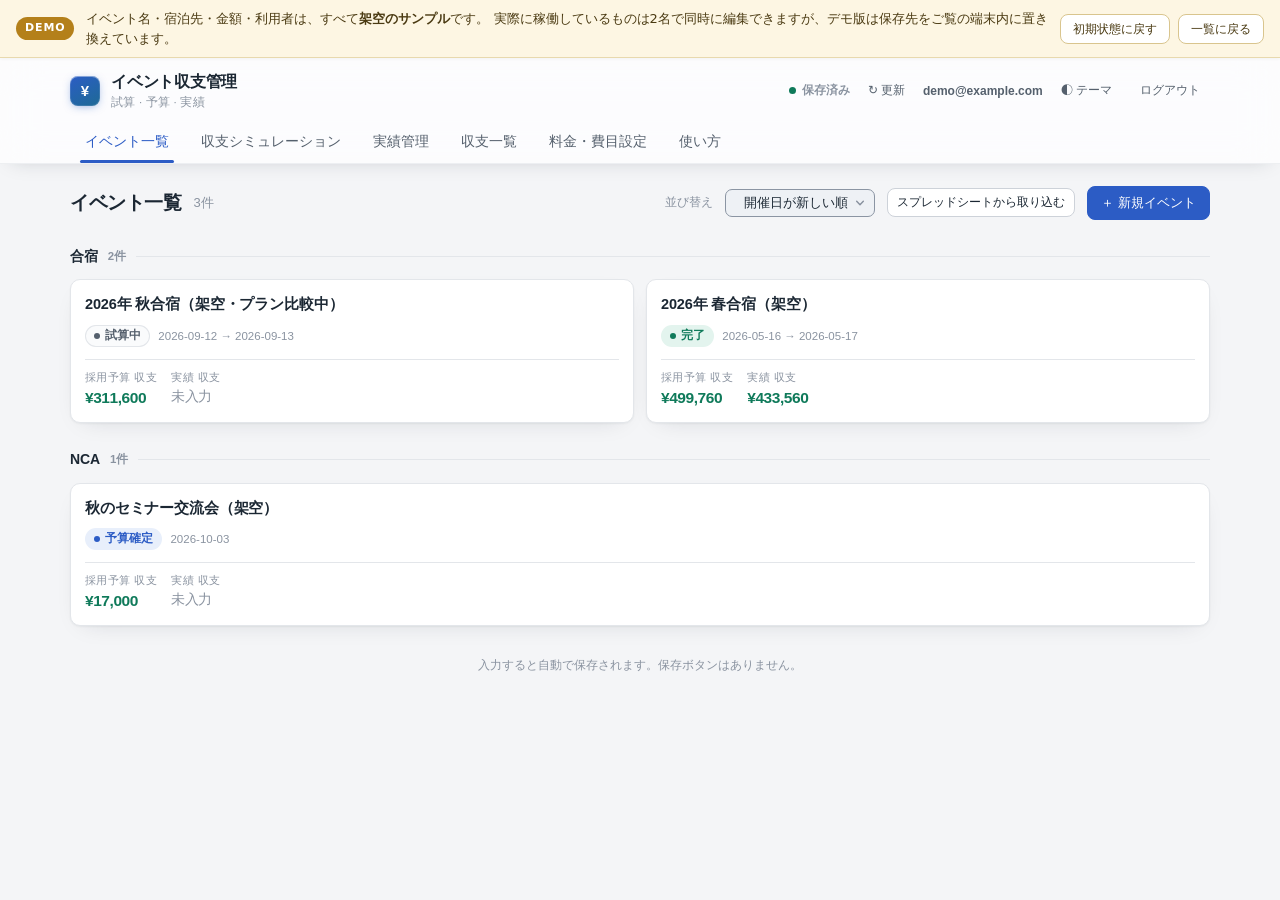
<file: apps/event-budget/index.html>
<!DOCTYPE html>
<html lang="ja">
<head>
<meta charset="UTF-8">
<meta name="viewport" content="width=device-width, initial-scale=1">
<title>イベント収支管理（デモ）</title>
<link rel="stylesheet" href="styles.css">
<link rel="stylesheet" href="../../assets/demo-bar.css">
<style>
  /* デモ用の追記：
     「使い方」タブの画面写真は実運用中の画面を撮ったもので、実際の
     イベント名や金額が写り込んでいるため、デモ版には同梱していません。
     アプリ側に元から用意されている「画像が無いとき」の表示を使い、
     その理由をひとこと添えています。 */
  .help-shot.missing figcaption::after {
    content: "（デモ版では画面写真を省略しています）";
    display: block;
    margin-top: 4px;
    opacity: .7;
  }
</style>
<link rel="icon" href="data:image/svg+xml,<svg xmlns='http://www.w3.org/2000/svg' viewBox='0 0 100 100'><text y='.9em' font-size='90'>💰</text></svg>">
</head>
<body>

<!-- ========== デモ用の帯（実運用版にはありません） ========== -->
<div class="demo-bar">
  <span class="demo-badge">DEMO</span>
  <span class="demo-text">イベント名・宿泊先・金額・利用者は、すべて<strong>架空のサンプル</strong>です。
    実際に稼働しているものは2名で同時に編集できますが、デモ版は保存先をご覧の端末内に置き換えています。</span>
  <span class="demo-actions">
    <button type="button" class="demo-btn" id="demoResetBtn">初期状態に戻す</button>
    <a class="demo-btn" href="../../">一覧に戻る</a>
  </span>
</div>

<!-- ========== 認証ゲート ========== -->
<div id="gate" class="gate">
  <div class="gate-card">
    <div class="logo big">¥</div>

    <!-- 読み込み中 -->
    <div data-gate="loading">
      <h1>イベント収支管理</h1>
      <p class="gate-msg">接続しています…</p>
    </div>

    <!-- 未ログイン -->
    <div data-gate="signin" hidden>
      <h1>イベント収支管理</h1>
      <p class="gate-msg">許可されたGoogleアカウントでログインしてください。</p>
      <button class="btn primary lg" id="signInBtn">
        <svg width="16" height="16" viewBox="0 0 48 48" aria-hidden="true"><path fill="#4285F4" d="M45 24.5c0-1.6-.1-2.7-.4-3.9H24v7.1h12c-.2 1.9-1.5 4.7-4.4 6.6l6.7 5.2C42.2 36 45 30.8 45 24.5z"/><path fill="#34A853" d="M24 46c5.9 0 10.9-1.9 14.5-5.3l-6.9-5.3c-1.8 1.3-4.3 2.2-7.6 2.2-5.8 0-10.7-3.8-12.5-9.1l-7.1 5.5C8.1 41.1 15.4 46 24 46z"/><path fill="#FBBC05" d="M11.5 28.5c-.5-1.4-.7-2.9-.7-4.5s.3-3.1.7-4.5l-7.1-5.5C2.9 17 2 20.4 2 24s.9 7 2.4 10z"/><path fill="#EA4335" d="M24 10.6c3.6 0 6.1 1.6 7.5 2.9l6.1-6C33.9 4.1 29.9 2 24 2 15.4 2 8.1 6.9 4.4 14l7.1 5.5C13.3 14.4 18.2 10.6 24 10.6z"/></svg>
        Googleでログイン
      </button>
      <p class="gate-note" id="signinErr" hidden></p>
    </div>

    <!-- 許可されていない -->
    <div data-gate="denied" hidden>
      <h1>アクセスが許可されていません</h1>
      <p class="gate-msg">
        このアプリは、あらかじめ登録された利用者のみが使えます。<br>
        下のユーザーIDを管理者に伝えて、登録を依頼してください。
      </p>
      <label class="gate-label">あなたのアカウント</label>
      <div class="gate-field" id="deniedEmail"></div>
      <label class="gate-label">ユーザーID（UID）</label>
      <div class="gate-field mono" id="deniedUid"></div>
      <div class="gate-actions">
        <button class="btn" id="copyUidBtn">UIDをコピー</button>
        <button class="btn" id="signOutBtn2">別のアカウントでログイン</button>
      </div>
    </div>

    <!-- 設定エラー -->
    <div data-gate="config" hidden>
      <h1>設定が未完了です</h1>
      <p class="gate-msg" id="configMsg"></p>
    </div>

    <!-- 接続できない・原因表示 -->
    <div data-gate="trouble" hidden>
      <h1>接続できませんでした</h1>
      <p class="gate-msg" id="troubleMsg"></p>
      <label class="gate-label">エラーの内容</label>
      <div class="gate-field mono" id="troubleDetail"></div>
      <div class="gate-actions">
        <button class="btn primary" id="retryBtn">もう一度試す</button>
        <button class="btn" id="signOutBtn3">ログアウト</button>
      </div>
    </div>
  </div>
</div>

<!-- ========== アプリ本体 ========== -->
<div id="appShell" hidden>
  <div class="topbar">
    <div class="topbar-inner">
      <div class="brand">
        <div class="logo">¥</div>
        <div>
          <h1>イベント収支管理</h1>
          <div class="sub">試算 · 予算 · 実績</div>
        </div>
        <div class="topbar-actions">
          <span class="save-ind" id="saveInd" data-s="idle"><i></i><span>保存済み</span></span>
          <button class="btn ghost sm" id="refreshBtn" title="クラウドから最新のデータを取り直します">↻ 更新</button>
          <span class="user-chip" id="userChip"></span>
          <button class="btn ghost sm" id="themeBtn" title="表示テーマ切替">◐ テーマ</button>
          <button class="btn ghost sm" id="signOutBtn">ログアウト</button>
        </div>
      </div>
      <div class="tabs" id="tabs">
        <button class="tab" data-view="events">イベント一覧</button>
        <button class="tab" data-view="sim">収支シミュレーション</button>
        <button class="tab" data-view="actual">実績管理</button>
        <button class="tab" data-view="report">収支一覧</button>
        <button class="tab" data-view="settings">料金・費目設定</button>
        <button class="tab" data-view="help">使い方</button>
      </div>
    </div>
  </div>

  <div class="wrap" id="app"></div>
</div>

<div class="toast" id="toast"></div>

<script type="module" src="app.js"></script>
<script type="module">
  // デモ用：サンプルデータを入れ直す
  import { resetDemoData } from "./firebase-mock.js";
  document.getElementById("demoResetBtn").addEventListener("click", () => {
    if (!confirm("サンプルデータを入れ直して、最初の状態に戻します。\nこの画面で入力・編集した内容は消えます。よろしいですか？")) return;
    resetDemoData();
    location.reload();
  });
</script>
</body>
</html>
</file>
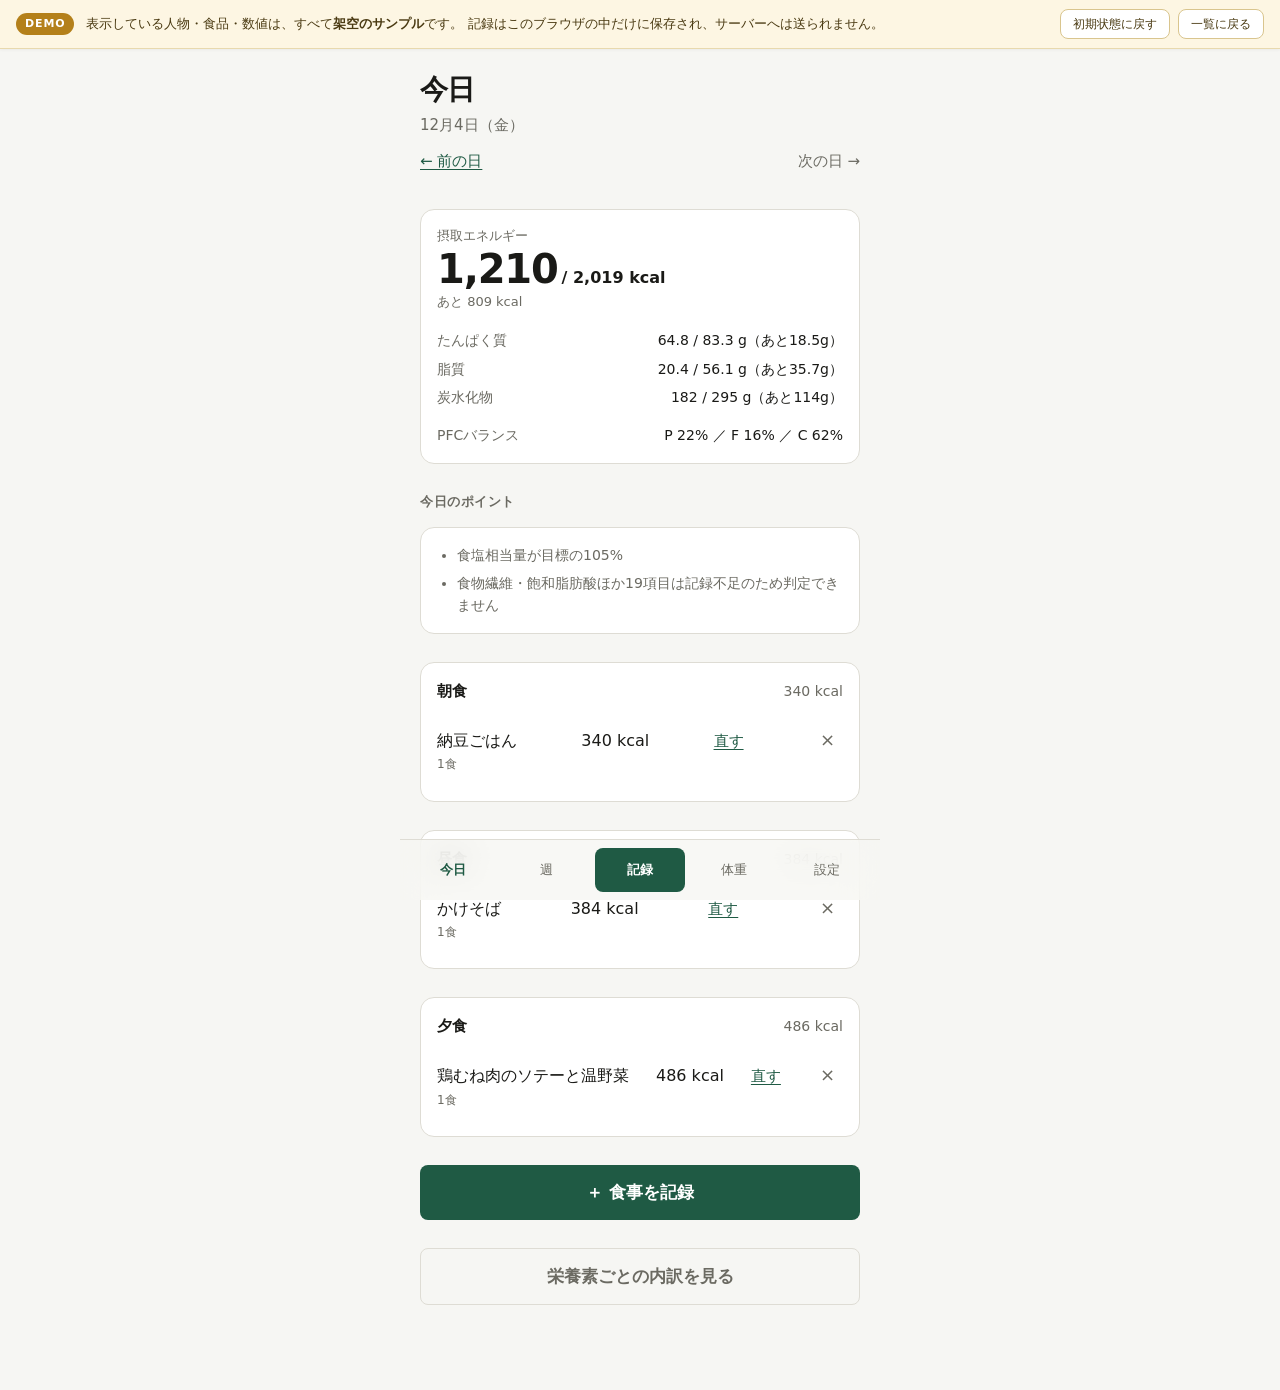
<file: apps/meal-tracker/index.html>
<!doctype html>
<html lang="ja">
  <head>
    <meta charset="UTF-8" />
    <meta name="viewport" content="width=device-width, initial-scale=1, viewport-fit=cover" />
    <meta name="theme-color" content="#1f5a44" media="(prefers-color-scheme: light)" />
    <meta name="theme-color" content="#0f1a16" media="(prefers-color-scheme: dark)" />
    <meta name="description" content="摂取栄養と体重の傾向を記録・確認する個人用アプリ" />
    <link rel="icon" type="image/png" href="./favicon.png" />
    <link rel="apple-touch-icon" href="./apple-touch-icon.png" />
    <title>食事・栄養・体重管理</title>
    <script type="module" crossorigin src="./assets/index-DgPlK1Fe.js"></script>
    <link rel="modulepreload" crossorigin href="./assets/jsx-runtime-BkSabwWG.js">
    <link rel="modulepreload" crossorigin href="./assets/mealRepository-Cq6KDQFd.js">
    <link rel="stylesheet" crossorigin href="./assets/index-BJBv720i.css">
    <link rel="stylesheet" href="../../assets/demo-bar.css">
  </head>
  <body>
    <div id="root"></div>
  </body>
</html>
</file>
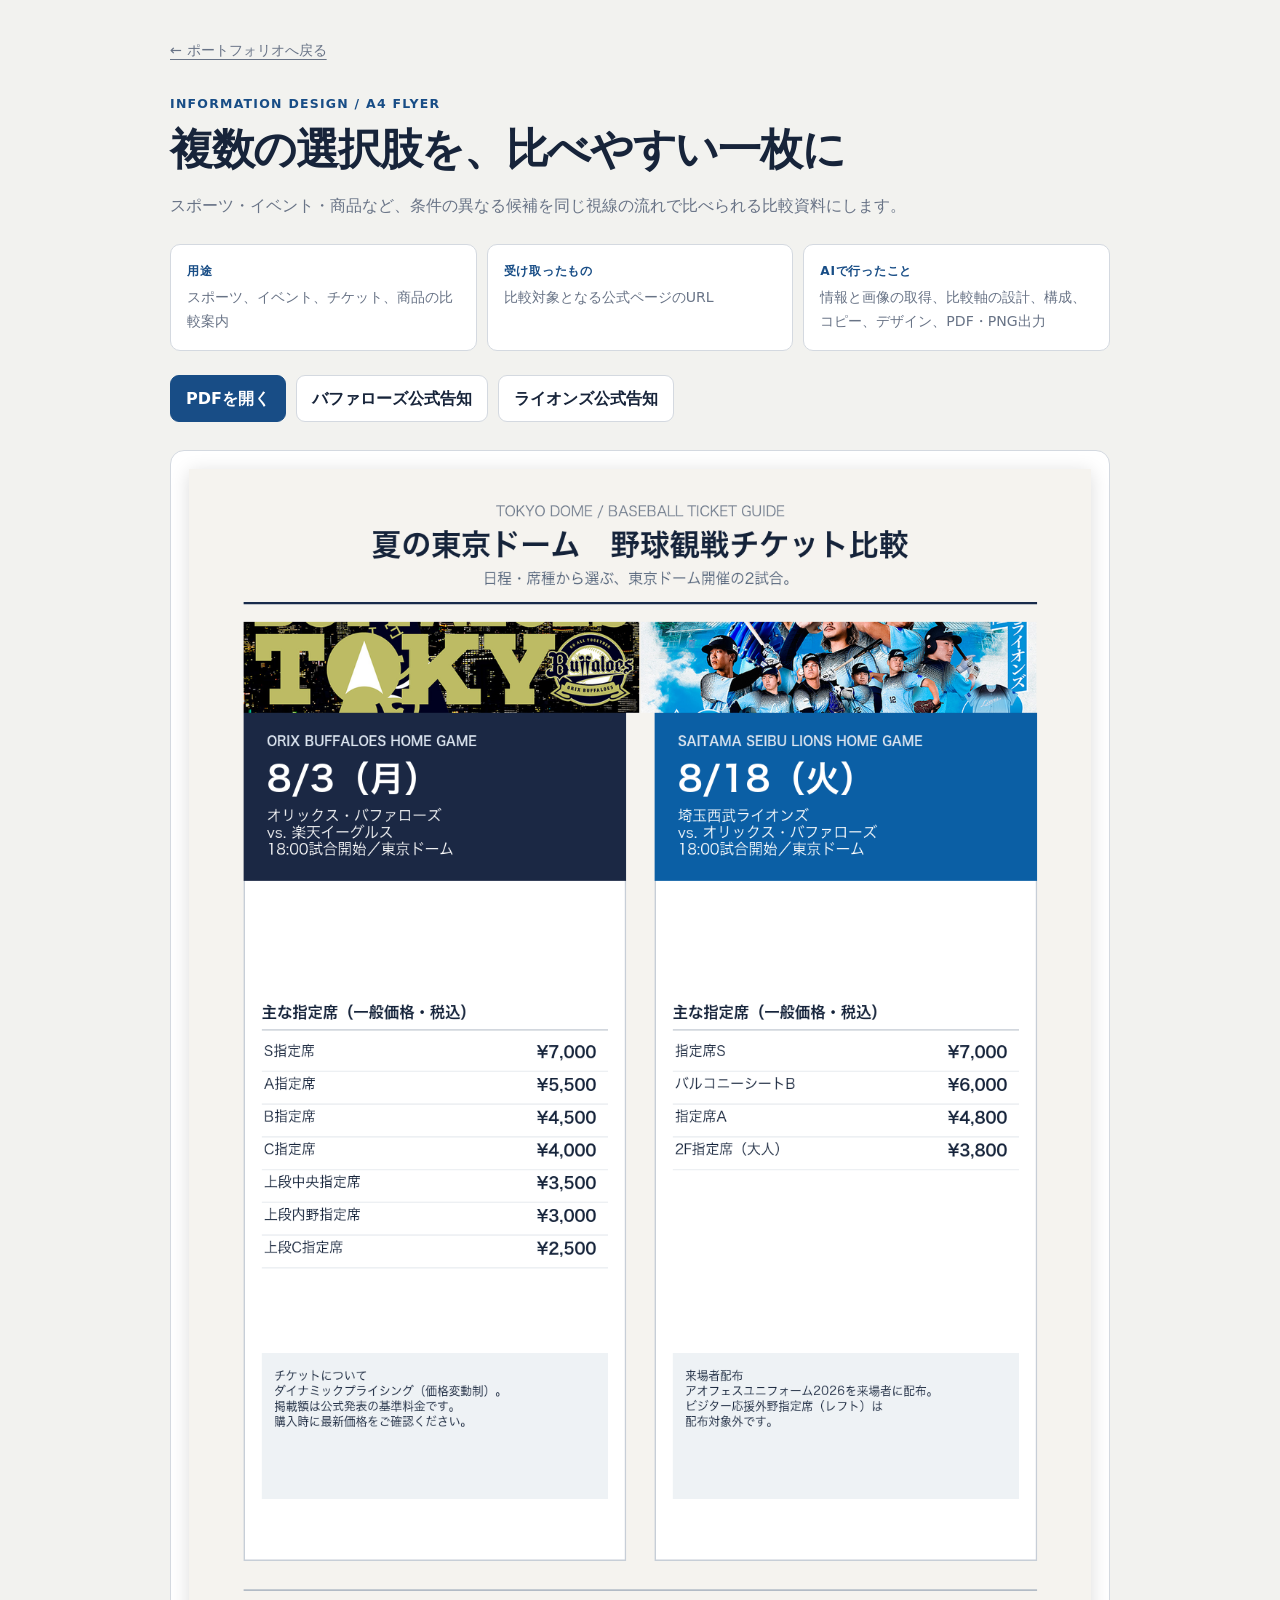
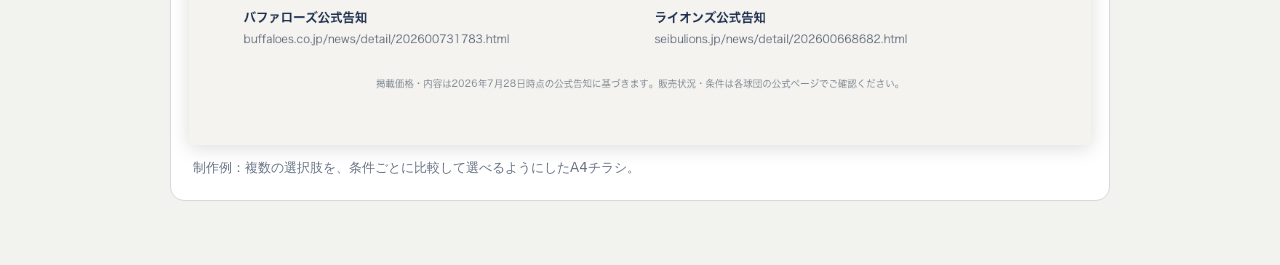
<file: works/baseball/index.html>
<!doctype html>
<html lang="ja">
<head>
<meta charset="utf-8">
<meta name="viewport" content="width=device-width, initial-scale=1">
<title>複数の選択肢を、比べやすい一枚に｜ポートフォリオ</title>
<style>
  :root { color-scheme: light dark; --page: #f2f2ef; --surface: #fff; --ink: #17243a; --muted: #687386; --line: #d4d9e0; --accent: #184d86; }
  @media (prefers-color-scheme: dark) { :root { --page: #11161e; --surface: #1c2532; --ink: #f0f4fa; --muted: #b1bdcd; --line: #384454; --accent: #83b7f2; } }
  * { box-sizing: border-box; }
  body { margin: 0; background: var(--page); color: var(--ink); font: 16px/1.7 system-ui, -apple-system, "Hiragino Sans", "Noto Sans JP", sans-serif; }
  main { width: min(100% - 32px, 940px); margin: 0 auto; padding: 36px 0 64px; }
  a { color: inherit; }
  .back { color: var(--muted); font-size: .9rem; text-underline-offset: .25em; }
  header { margin: 30px 0 24px; }
  .eyebrow { margin: 0 0 8px; color: var(--accent); font-size: .78rem; font-weight: 700; letter-spacing: .1em; }
  h1 { margin: 0; font-size: clamp(1.7rem, 5vw, 2.7rem); letter-spacing: -.03em; line-height: 1.25; }
  .lede { max-width: 48rem; color: var(--muted); }
  .actions { display: flex; flex-wrap: wrap; gap: 10px; margin: 22px 0 28px; }
  .button { display: inline-block; padding: 9px 15px; border: 1px solid var(--line); border-radius: 9px; background: var(--surface); font-weight: 650; text-decoration: none; }
  .button.primary { background: var(--accent); border-color: var(--accent); color: #fff; }
  figure { margin: 0; padding: clamp(8px, 2vw, 18px); border: 1px solid var(--line); border-radius: 14px; background: var(--surface); }
  figure img { display: block; width: 100%; height: auto; box-shadow: 0 3px 18px rgb(0 0 0 / .14); }
  .brief { display: grid; grid-template-columns: repeat(3, 1fr); gap: 10px; margin: 24px 0; }
  .brief div { padding: 16px; border: 1px solid var(--line); border-radius: 10px; background: var(--surface); }
  .brief strong { display: block; margin-bottom: 5px; color: var(--accent); font-size: .76rem; letter-spacing: .06em; }
  .brief p { margin: 0; color: var(--muted); font-size: .88rem; }
  figcaption { padding: 12px 4px 2px; color: var(--muted); font-size: .84rem; }
  @media (max-width: 680px) { .brief { grid-template-columns: 1fr; } }
</style>
</head>
<body>
<main>
  <a class="back" href="../../">← ポートフォリオへ戻る</a>
  <header>
    <p class="eyebrow">INFORMATION DESIGN / A4 FLYER</p>
    <h1>複数の選択肢を、比べやすい一枚に</h1>
    <p class="lede">スポーツ・イベント・商品など、条件の異なる候補を同じ視線の流れで比べられる比較資料にします。</p>
  </header>
  <section class="brief" aria-label="制作内容">
    <div><strong>用途</strong><p>スポーツ、イベント、チケット、商品の比較案内</p></div>
    <div><strong>受け取ったもの</strong><p>比較対象となる公式ページのURL</p></div>
    <div><strong>AIで行ったこと</strong><p>情報と画像の取得、比較軸の設計、構成、コピー、デザイン、PDF・PNG出力</p></div>
  </section>
  <div class="actions">
    <a class="button primary" href="baseball_ticket_comparison.pdf" target="_blank">PDFを開く</a>
    <a class="button" href="https://www.buffaloes.co.jp/news/detail/202600731783.html" target="_blank" rel="noopener">バファローズ公式告知</a>
    <a class="button" href="https://www.seibulions.jp/news/detail/202600668682.html" target="_blank" rel="noopener">ライオンズ公式告知</a>
  </div>
  <figure>
    <img src="baseball_ticket_comparison.png" alt="野球観戦の2試合を比較するA4チラシ">
    <figcaption>制作例：複数の選択肢を、条件ごとに比較して選べるようにしたA4チラシ。</figcaption>
  </figure>
</main>
</body>
</html>
</file>
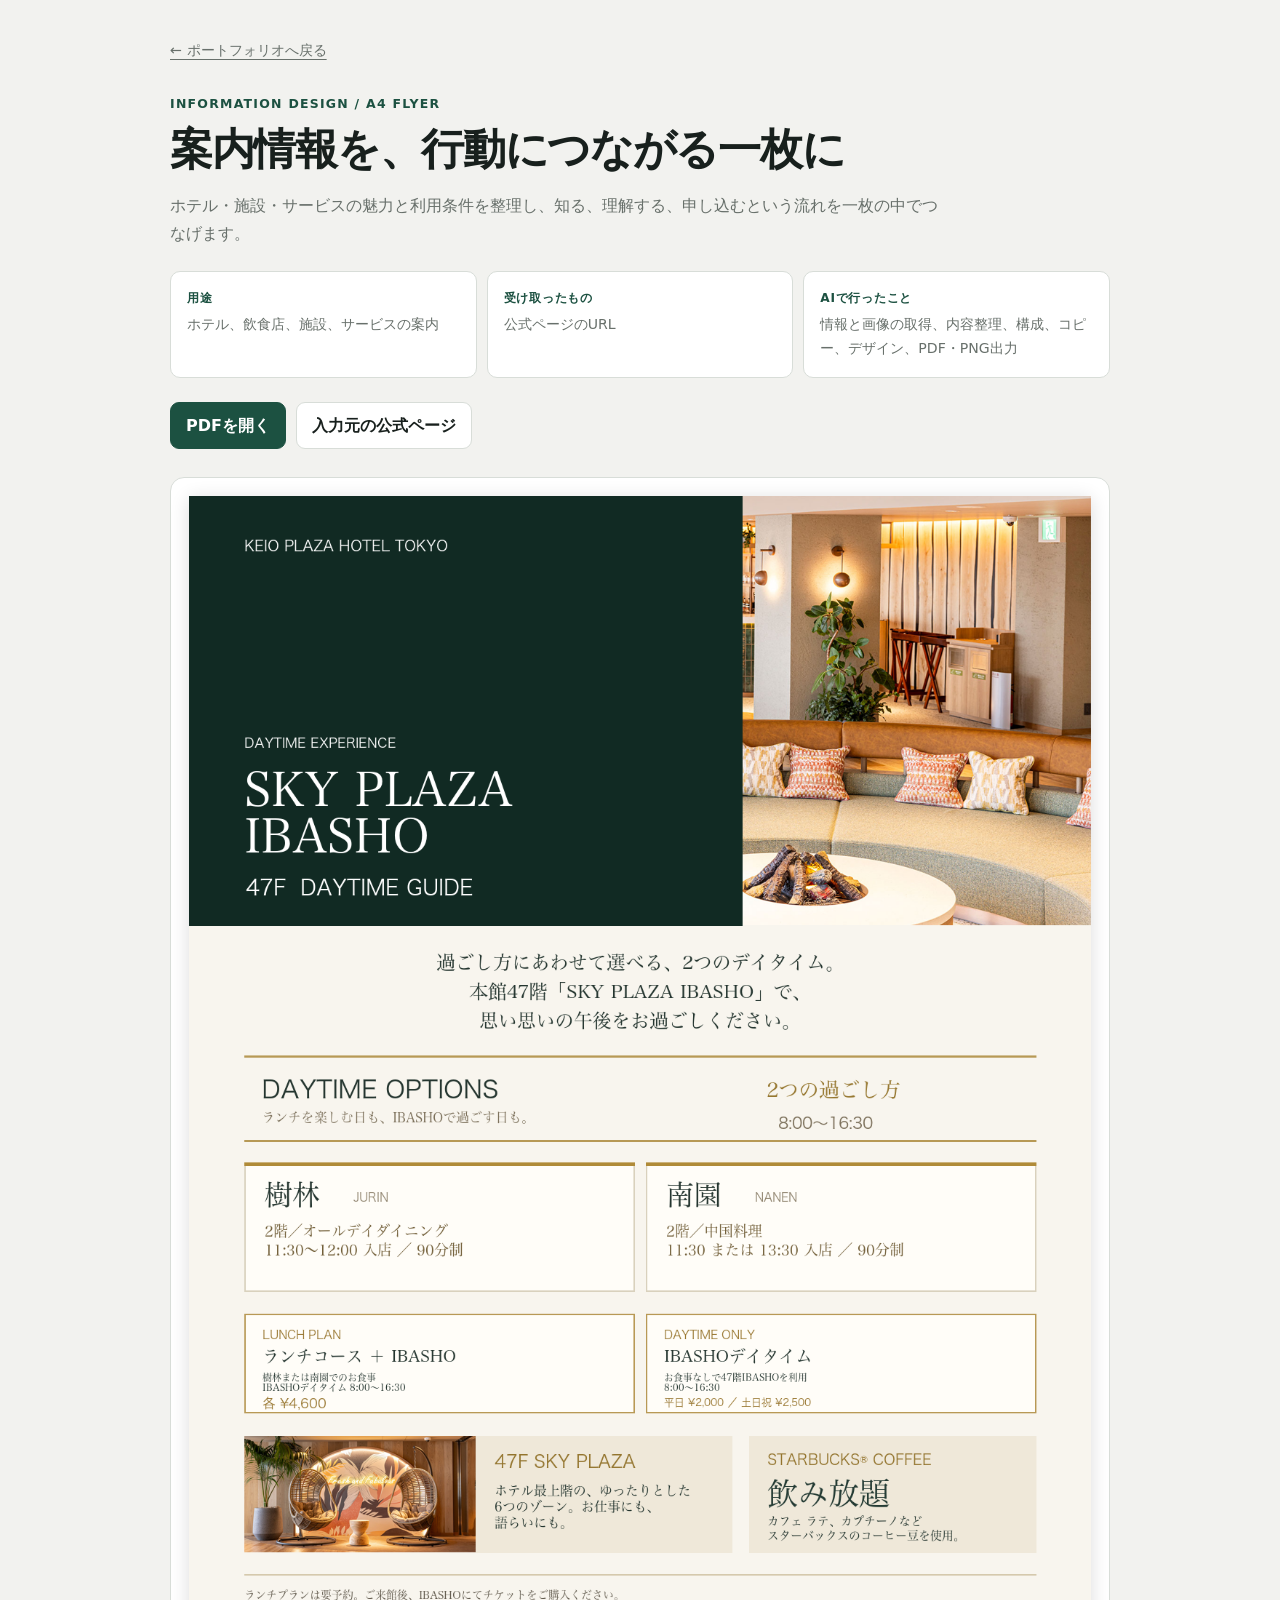
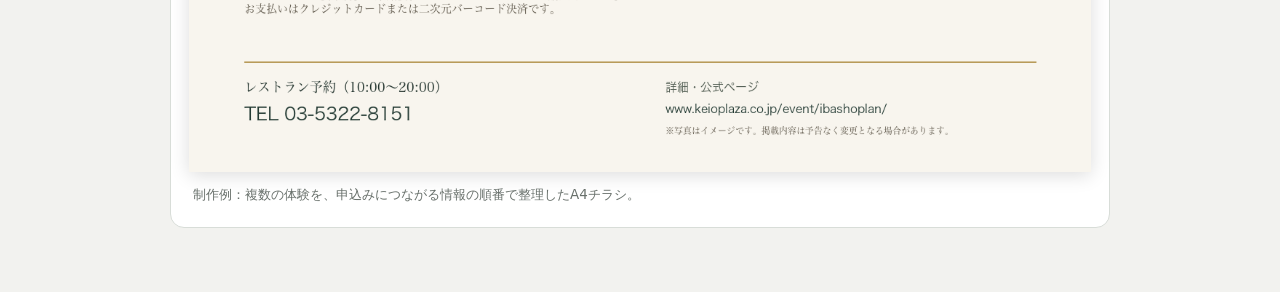
<file: works/ibasho/index.html>
<!doctype html>
<html lang="ja">
<head>
<meta charset="utf-8">
<meta name="viewport" content="width=device-width, initial-scale=1">
<title>案内情報を、行動につながる一枚に｜ポートフォリオ</title>
<style>
  :root { color-scheme: light dark; --page: #f2f2ef; --surface: #fff; --ink: #18201d; --muted: #68706b; --line: #d8ddd8; --accent: #1c5141; }
  @media (prefers-color-scheme: dark) { :root { --page: #121614; --surface: #1d2420; --ink: #f1f4ef; --muted: #b4bcb5; --line: #39443d; --accent: #a6d5b5; } }
  * { box-sizing: border-box; }
  body { margin: 0; background: var(--page); color: var(--ink); font: 16px/1.7 system-ui, -apple-system, "Hiragino Sans", "Noto Sans JP", sans-serif; }
  main { width: min(100% - 32px, 940px); margin: 0 auto; padding: 36px 0 64px; }
  a { color: inherit; }
  .back { color: var(--muted); font-size: .9rem; text-underline-offset: .25em; }
  header { margin: 30px 0 24px; }
  .eyebrow { margin: 0 0 8px; color: var(--accent); font-size: .78rem; font-weight: 700; letter-spacing: .1em; }
  h1 { margin: 0; font-size: clamp(1.7rem, 5vw, 2.7rem); letter-spacing: -.03em; line-height: 1.25; }
  .lede { max-width: 48rem; color: var(--muted); }
  .actions { display: flex; flex-wrap: wrap; gap: 10px; margin: 22px 0 28px; }
  .button { display: inline-block; padding: 9px 15px; border: 1px solid var(--line); border-radius: 9px; background: var(--surface); font-weight: 650; text-decoration: none; }
  .button.primary { background: var(--accent); border-color: var(--accent); color: #fff; }
  figure { margin: 0; padding: clamp(8px, 2vw, 18px); border: 1px solid var(--line); border-radius: 14px; background: var(--surface); }
  figure img { display: block; width: 100%; height: auto; box-shadow: 0 3px 18px rgb(0 0 0 / .14); }
  .brief { display: grid; grid-template-columns: repeat(3, 1fr); gap: 10px; margin: 24px 0; }
  .brief div { padding: 16px; border: 1px solid var(--line); border-radius: 10px; background: var(--surface); }
  .brief strong { display: block; margin-bottom: 5px; color: var(--accent); font-size: .76rem; letter-spacing: .06em; }
  .brief p { margin: 0; color: var(--muted); font-size: .88rem; }
  figcaption { padding: 12px 4px 2px; color: var(--muted); font-size: .84rem; }
  @media (max-width: 680px) { .brief { grid-template-columns: 1fr; } }
</style>
</head>
<body>
<main>
  <a class="back" href="../../">← ポートフォリオへ戻る</a>
  <header>
    <p class="eyebrow">INFORMATION DESIGN / A4 FLYER</p>
    <h1>案内情報を、行動につながる一枚に</h1>
    <p class="lede">ホテル・施設・サービスの魅力と利用条件を整理し、知る、理解する、申し込むという流れを一枚の中でつなげます。</p>
  </header>
  <section class="brief" aria-label="制作内容">
    <div><strong>用途</strong><p>ホテル、飲食店、施設、サービスの案内</p></div>
    <div><strong>受け取ったもの</strong><p>公式ページのURL</p></div>
    <div><strong>AIで行ったこと</strong><p>情報と画像の取得、内容整理、構成、コピー、デザイン、PDF・PNG出力</p></div>
  </section>
  <div class="actions">
    <a class="button primary" href="ibasho_lunch_flyer.pdf" target="_blank">PDFを開く</a>
    <a class="button" href="https://www.keioplaza.co.jp/event/ibashoplan/" target="_blank" rel="noopener">入力元の公式ページ</a>
  </div>
  <figure>
    <img src="ibasho_lunch_flyer.png" alt="ホテルのランチとラウンジを組み合わせたプランのA4チラシ">
    <figcaption>制作例：複数の体験を、申込みにつながる情報の順番で整理したA4チラシ。</figcaption>
  </figure>
</main>
</body>
</html>
</file>
<file: assets/demo-bar.css>
/* ============================================================
   デモ共通バー
   ------------------------------------------------------------
   ポートフォリオ用デモの各アプリの最上部に出す帯。
   アプリ側のCSS変数に依存せず、単体で明暗どちらでも成立するよう
   色を自前で持たせている（アプリごとに配色体系が違うため）。
   ============================================================ */

.demo-bar {
  --db-bg: #fdf6e3;
  --db-fg: #4a3a12;
  --db-line: #e8d9ae;
  --db-badge-bg: #b4801a;
  --db-badge-fg: #ffffff;
  --db-btn-bg: #ffffff;
  --db-btn-line: #d9c58e;

  position: sticky;
  top: 0;
  z-index: 9999;
  display: flex;
  align-items: center;
  gap: 12px;
  flex-wrap: wrap;
  padding: 9px 16px;
  background: var(--db-bg);
  color: var(--db-fg);
  border-bottom: 1px solid var(--db-line);
  font: 500 13px/1.5 system-ui, -apple-system, "Hiragino Sans", "Noto Sans JP", sans-serif;
  box-shadow: 0 1px 3px rgba(0, 0, 0, .05);
}

@media (prefers-color-scheme: dark) {
  :root:not([data-theme="light"]) .demo-bar {
    --db-bg: #2b2416;
    --db-fg: #f0e2bd;
    --db-line: #4a3d22;
    --db-badge-bg: #d3a13a;
    --db-badge-fg: #241d0c;
    --db-btn-bg: #3a3120;
    --db-btn-line: #574728;
  }
}

:root[data-theme="dark"] .demo-bar {
  --db-bg: #2b2416;
  --db-fg: #f0e2bd;
  --db-line: #4a3d22;
  --db-badge-bg: #d3a13a;
  --db-badge-fg: #241d0c;
  --db-btn-bg: #3a3120;
  --db-btn-line: #574728;
}

.demo-bar .demo-badge {
  flex: none;
  padding: 3px 9px;
  border-radius: 999px;
  background: var(--db-badge-bg);
  color: var(--db-badge-fg);
  font-size: 11px;
  font-weight: 700;
  letter-spacing: .08em;
}

.demo-bar .demo-text {
  flex: 1 1 260px;
  min-width: 0;
}

.demo-bar .demo-text strong {
  font-weight: 700;
}

.demo-bar .demo-actions {
  flex: none;
  display: flex;
  align-items: center;
  gap: 8px;
}

.demo-bar .demo-btn {
  appearance: none;
  display: inline-block;
  padding: 5px 12px;
  border: 1px solid var(--db-btn-line);
  border-radius: 8px;
  background: var(--db-btn-bg);
  color: var(--db-fg);
  font: inherit;
  font-size: 12px;
  text-decoration: none;
  white-space: nowrap;
  cursor: pointer;
  transition: transform 120ms ease, box-shadow 200ms ease;
}

.demo-bar .demo-btn:hover {
  box-shadow: 0 2px 8px rgba(0, 0, 0, .10);
}

.demo-bar .demo-btn:active {
  transform: scale(.97);
}

@media (max-width: 560px) {
  .demo-bar {
    padding: 8px 12px;
    font-size: 12px;
  }
}

@media print {
  .demo-bar { display: none !important; }
}
</file>
<file: apps/event-budget/styles.css>
html { scroll-behavior: smooth; }

:root {
    --bg: #f4f5f7;
    --surface: #ffffff;
    --surface-2: #fafbfc;
    --border: #e3e6ea;
    --border-strong: #cdd2d9;
    /* 入力欄専用。周囲のカード背景と混同しないよう、はっきり差をつける */
    --field-bg: #eef1f5;
    --field-border: #8b95a3;
    --ink: #1b2733;
    --ink-2: #55606d;
    --ink-3: #8a93a0;
    --accent: #2c5cc5;
    --accent-soft: #e8effb;
    --pos: #0f7a5a;
    --pos-soft: #e3f4ee;
    --neg: #c0392b;
    --neg-soft: #fbe9e7;
    --warn: #b7791f;
    --warn-soft: #fdf3e0;
    --radius: 10px;
    --radius-sm: 7px;
    --shadow: 0 1px 2px rgba(20,30,45,.04), 0 4px 14px rgba(20,30,45,.05);
    --mono: ui-monospace, "SF Mono", "Menlo", "Consolas", monospace;
    --sans: -apple-system, BlinkMacSystemFont, "Hiragino Kaku Gothic ProN", "Hiragino Sans", "Noto Sans JP", "Segoe UI", Meiryo, sans-serif;
  }
  @media (prefers-color-scheme: dark) {
    :root {
      --bg: #12161c;
      --surface: #1b2129;
      --surface-2: #212832;
      --border: #2c3540;
      --border-strong: #3a4552;
      --field-bg: #262f3a;
      --field-border: #64758a;
      --ink: #e7ebf0;
      --ink-2: #a7b1bd;
      --ink-3: #6f7b88;
      --accent: #6d97ee;
      --accent-soft: #22314e;
      --pos: #3ecfa0;
      --pos-soft: #16342a;
      --neg: #f0736180;
      --neg: #ef7d6e;
      --neg-soft: #3a221f;
      --warn: #e0b15a;
      --warn-soft: #362c18;
      --shadow: 0 1px 2px rgba(0,0,0,.3), 0 6px 18px rgba(0,0,0,.35);
    }
  }
  :root[data-theme="light"] {
    --bg: #f4f5f7; --surface:#fff; --surface-2:#fafbfc; --border:#e3e6ea; --border-strong:#cdd2d9;
    --field-bg:#eef1f5; --field-border:#8b95a3;
    --ink:#1b2733; --ink-2:#55606d; --ink-3:#8a93a0; --accent:#2c5cc5; --accent-soft:#e8effb;
    --pos:#0f7a5a; --pos-soft:#e3f4ee; --neg:#c0392b; --neg-soft:#fbe9e7; --warn:#b7791f; --warn-soft:#fdf3e0;
    --shadow:0 1px 2px rgba(20,30,45,.04), 0 4px 14px rgba(20,30,45,.05);
  }
  :root[data-theme="dark"] {
    --bg:#12161c; --surface:#1b2129; --surface-2:#212832; --border:#2c3540; --border-strong:#3a4552;
    --field-bg:#262f3a; --field-border:#64758a;
    --ink:#e7ebf0; --ink-2:#a7b1bd; --ink-3:#6f7b88; --accent:#6d97ee; --accent-soft:#22314e;
    --pos:#3ecfa0; --pos-soft:#16342a; --neg:#ef7d6e; --neg-soft:#3a221f; --warn:#e0b15a; --warn-soft:#362c18;
    --shadow:0 1px 2px rgba(0,0,0,.3), 0 6px 18px rgba(0,0,0,.35);
  }

  * { box-sizing: border-box; }
  body {
    margin: 0; background: var(--bg); color: var(--ink);
    font-family: var(--sans); font-size: 14px; line-height: 1.55;
    -webkit-font-smoothing: antialiased;
  }
  .num { font-variant-numeric: tabular-nums; font-feature-settings: "tnum"; }
  h1,h2,h3 { margin: 0; text-wrap: balance; font-weight: 650; letter-spacing: -.01em; }
  button { font-family: inherit; cursor: pointer; }
  input, select { font-family: inherit; font-size: 13px; color: var(--ink); }

  /* ---------- App shell ---------- */
  .topbar {
    position: sticky; top: 0; z-index: 30;
    background: color-mix(in srgb, var(--surface) 88%, transparent);
    backdrop-filter: saturate(1.2) blur(10px);
    border-bottom: 1px solid var(--border);
  }
  .topbar-inner { max-width: 1180px; margin: 0 auto; padding: 12px 20px 0; }
  .brand { display: flex; align-items: center; gap: 11px; }
  .logo {
    width: 30px; height: 30px; border-radius: 8px; flex: none;
    background: linear-gradient(150deg, var(--accent), color-mix(in srgb, var(--accent) 55%, var(--pos)));
    display: grid; place-items: center; color: #fff; font-weight: 800; font-size: 15px;
    box-shadow: inset 0 0 0 1px rgba(255,255,255,.15);
  }
  .brand h1 { font-size: 16px; }
  .brand .sub { font-size: 11.5px; color: var(--ink-3); margin-top: -1px; letter-spacing: .02em; }
  .topbar-actions { margin-left: auto; display: flex; gap: 8px; align-items: center; }
  .tabs { display: flex; gap: 2px; margin-top: 12px; }
  .tab {
    appearance: none; border: none; background: none; color: var(--ink-2);
    padding: 9px 15px 12px; font-size: 13.5px; font-weight: 550; position: relative;
    border-radius: 8px 8px 0 0;
  }
  .tab:hover { color: var(--ink); }
  .tab.active { color: var(--accent); }
  .tab.active::after {
    content: ""; position: absolute; left: 10px; right: 10px; bottom: 0; height: 2.5px;
    background: var(--accent); border-radius: 2px;
  }
  .wrap { max-width: 1180px; margin: 0 auto; padding: 22px 20px 80px; }

  /* ---------- generic ---------- */
  .btn {
    appearance: none; border: 1px solid var(--border-strong); background: var(--surface);
    color: var(--ink); padding: 7px 13px; border-radius: 8px; font-size: 13px; font-weight: 550;
    display: inline-flex; align-items: center; gap: 6px; transition: background .12s, border-color .12s;
  }
  .btn:hover { background: var(--surface-2); border-color: var(--ink-3); }
  .btn.primary { background: var(--accent); border-color: var(--accent); color: #fff; }
  .btn.primary:hover { background: color-mix(in srgb, var(--accent) 88%, #000); }
  .btn.ghost { border-color: transparent; background: transparent; color: var(--ink-2); padding: 6px 9px; }
  .btn.ghost:hover { background: var(--surface-2); color: var(--ink); }
  .btn.sm { padding: 5px 9px; font-size: 12px; }
  .btn.danger:hover { color: var(--neg); border-color: var(--neg); background: var(--neg-soft); }
  .icon-btn {
    width: 28px; height: 28px; border-radius: 7px; border: 1px solid transparent; background: transparent;
    color: var(--ink-3); display: grid; place-items: center; font-size: 15px; line-height: 1;
  }
  .icon-btn:hover { background: var(--surface-2); color: var(--ink); border-color: var(--border); }
  .icon-btn.del:hover { color: var(--neg); background: var(--neg-soft); }

  .pill {
    display: inline-flex; align-items: center; gap: 5px; font-size: 11.5px; font-weight: 600;
    padding: 2px 9px; border-radius: 999px; letter-spacing: .01em; white-space: nowrap;
  }
  .pill::before { content: ""; width: 6px; height: 6px; border-radius: 50%; background: currentColor; }
  .pill.s-est { color: var(--ink-2); background: var(--surface-2); box-shadow: inset 0 0 0 1px var(--border); }
  .pill.s-budget { color: var(--accent); background: var(--accent-soft); }
  .pill.s-actual { color: var(--warn); background: var(--warn-soft); }
  .pill.s-done { color: var(--pos); background: var(--pos-soft); }

  .empty {
    text-align: center; padding: 64px 20px; color: var(--ink-3);
    border: 1.5px dashed var(--border-strong); border-radius: var(--radius); background: var(--surface-2);
  }
  .empty h3 { color: var(--ink-2); font-size: 15px; margin-bottom: 6px; }

  .money.pos { color: var(--pos); }
  .money.neg { color: var(--neg); }

  /* ---------- Event list ---------- */
  .section-head { display: flex; align-items: center; gap: 12px; margin-bottom: 16px; }
  .section-head h2 { font-size: 19px; }
  .section-head .count { color: var(--ink-3); font-size: 13px; font-weight: 500; }
  .section-head .spacer { flex: 1; }

  /* auto-fit：最後の行が1〜2枚しかなくても右側の空きトラックが潰れ、
     カードが幅いっぱいに広がる（auto-fillだと空トラックが残り右に余白ができる）。
     最小幅も詰めて、画面によりたくさんのカードが収まるようにする。 */
  .ev-grid { display: grid; grid-template-columns: repeat(auto-fit, minmax(230px, 1fr)); gap: 12px; }
  .ev-card {
    background: var(--surface); border: 1px solid var(--border); border-radius: var(--radius);
    box-shadow: var(--shadow); padding: 13px 14px 12px; cursor: pointer; position: relative;
    transition: border-color .12s, transform .12s;
  }
  .ev-card:hover { border-color: var(--accent); transform: translateY(-1px); }
  .ev-card .ev-top { display: flex; align-items: flex-start; gap: 8px; margin-bottom: 9px; }
  .ev-card h3 { font-size: 14.5px; flex: 1; }
  .ev-card .date { font-size: 11.5px; color: var(--ink-3); margin-top: 2px; }
  .ev-metrics { display: flex; gap: 14px; border-top: 1px solid var(--border); padding-top: 9px; }
  .ev-metric .lbl { font-size: 10.5px; color: var(--ink-3); text-transform: uppercase; letter-spacing: .04em; }
  .ev-metric .val { font-size: 15.5px; font-weight: 680; margin-top: 1px; }
  .ev-actions { position: absolute; top: 10px; right: 10px; display: flex; gap: 2px; opacity: 0; transition: opacity .12s; }
  .ev-card:hover .ev-actions { opacity: 1; }

  .sort-label { font-size: 12px; color: var(--ink-3); font-weight: 550; }
  #evSort { width: auto; min-width: 150px; padding: 6px 26px 6px 10px; font-size: 12.5px; }

  /* ---------- Summary bar ---------- */
  .ctx-bar {
    display: flex; align-items: center; gap: 12px; margin-bottom: 18px; flex-wrap: wrap;
  }
  .ctx-bar select {
    appearance: none; border: 1px solid var(--border-strong); background: var(--surface);
    padding: 8px 30px 8px 12px; border-radius: 8px; font-weight: 600; font-size: 14px; min-width: 200px;
    background-image: url("data:image/svg+xml,%3Csvg xmlns='http://www.w3.org/2000/svg' width='12' height='12' viewBox='0 0 12 12'%3E%3Cpath d='M2 4l4 4 4-4' stroke='%238a93a0' stroke-width='1.6' fill='none' stroke-linecap='round' stroke-linejoin='round'/%3E%3C/svg%3E");
    background-repeat: no-repeat; background-position: right 10px center;
  }
  .summary {
    display: grid; grid-template-columns: repeat(5, 1fr); gap: 1px; background: var(--border);
    border: 1px solid var(--border); border-radius: var(--radius); overflow: hidden;
    box-shadow: var(--shadow); margin-bottom: 8px;
  }
  .summary .cell { background: var(--surface); padding: 13px 15px; }
  .summary .cell .lbl { font-size: 11px; color: var(--ink-3); text-transform: uppercase; letter-spacing: .04em; }
  .summary .cell .val { font-size: 21px; font-weight: 700; margin-top: 3px; letter-spacing: -.02em; }
  .summary .cell .val .yen { font-size: 13px; font-weight: 600; color: var(--ink-3); margin-right: 1px; }
  .summary .cell .sub { font-size: 11.5px; color: var(--ink-3); margin-top: 1px; }
  .summary .cell.hl { background: var(--surface-2); }

  .alerts { display: flex; flex-direction: column; gap: 7px; margin-bottom: 20px; }
  .alert {
    display: flex; align-items: center; gap: 9px; font-size: 13px; font-weight: 500;
    padding: 9px 13px; border-radius: 9px; border: 1px solid;
  }
  .alert .ico { font-size: 14px; }
  .alert.neg { color: var(--neg); background: var(--neg-soft); border-color: color-mix(in srgb, var(--neg) 35%, transparent); }
  .alert.warn { color: var(--warn); background: var(--warn-soft); border-color: color-mix(in srgb, var(--warn) 35%, transparent); }

  /* ---------- Plan overview table ---------- */
  .ov-wrap {
    overflow-x: auto; border: 1px solid var(--border); border-radius: var(--radius);
    box-shadow: var(--shadow); background: var(--surface); margin-bottom: 22px;
  }
  table.ov { width: 100%; border-collapse: collapse; min-width: 720px; }
  table.ov th, table.ov td { padding: 10px 14px; text-align: right; font-variant-numeric: tabular-nums; white-space: nowrap; }
  table.ov th { font-size: 10.5px; text-transform: uppercase; letter-spacing: .04em; color: var(--ink-3); font-weight: 650; border-bottom: 1px solid var(--border); }
  table.ov th.l, table.ov td.l { text-align: left; }
  table.ov td { border-bottom: 1px solid var(--border); font-size: 13.5px; }
  table.ov tbody tr:last-child td { border-bottom: none; }
  table.ov tbody tr { cursor: pointer; }
  table.ov tbody tr:hover td { background: var(--surface-2); }
  table.ov tbody tr.is-sel td { background: var(--accent-soft); }
  table.ov .pname { font-weight: 650; display: flex; align-items: center; gap: 8px; }
  table.ov .net { font-weight: 700; font-size: 15px; }

  /* ---------- Plan list (vertical) ---------- */
  .plan-list { display: flex; flex-direction: column; gap: 14px; }
  .plan-card {
    background: var(--surface); border: 1px solid var(--border); border-radius: var(--radius);
    box-shadow: var(--shadow); overflow: hidden;
  }
  .plan-card.selected { border-color: var(--accent); box-shadow: 0 0 0 1px var(--accent), var(--shadow); }
  .plan-add {
    width: 100%; border: 1.5px dashed var(--border-strong); border-radius: var(--radius);
    background: transparent; color: var(--ink-3); padding: 16px; font-size: 13.5px; font-weight: 550;
    display: flex; align-items: center; justify-content: center; gap: 8px; margin-top: 14px;
  }
  .plan-add:hover { border-color: var(--accent); color: var(--accent); background: var(--accent-soft); }
  .plan-add .plus { font-size: 18px; line-height: 1; }
  .plan-add-note { font-size: 11.5px; color: var(--ink-3); font-weight: 500; }
  .plan-add:hover .plan-add-note { color: inherit; opacity: .75; }

  .plan-head {
    display: flex; align-items: center; gap: 12px; padding: 12px 16px;
    border-bottom: 1px solid var(--border); background: var(--surface-2); cursor: pointer; flex-wrap: wrap;
  }
  .plan-head .chev-main { color: var(--ink-3); font-size: 12px; transition: transform .15s; flex: none; }
  .plan-card.collapsed .chev-main { transform: rotate(-90deg); }
  .plan-card.collapsed .plan-body, .plan-card.collapsed .plan-foot { display: none; }
  .plan-head input.name {
    border: 1px solid transparent; background: transparent; font-size: 15px; font-weight: 650; color: var(--ink);
    padding: 5px 8px; border-radius: 7px; width: 200px; flex: none; letter-spacing: -.01em;
  }
  .plan-head input.name:hover { background: var(--surface); border-color: var(--border); }
  .plan-head input.name:focus { background: var(--surface); outline: 2px solid var(--accent); border-color: var(--accent); }

  .plan-stats { margin-left: auto; display: flex; align-items: baseline; gap: 22px; }
  .plan-stat { text-align: right; }
  .plan-stat .l { font-size: 10px; color: var(--ink-3); text-transform: uppercase; letter-spacing: .04em; display: block; }
  .plan-stat .v { font-size: 14.5px; font-weight: 650; }
  .plan-stat.net .v { font-size: 20px; font-weight: 750; letter-spacing: -.02em; }
  .plan-head-acts { display: flex; gap: 3px; flex: none; }

  .plan-body { padding: 0 16px; }
  .basic-row {
    display: grid; grid-template-columns: repeat(auto-fit, minmax(150px, 1fr)); gap: 14px;
    padding: 14px 0; border-bottom: 1px solid var(--border);
  }
  .fld { display: flex; flex-direction: column; gap: 4px; }
  .fld label { font-size: 11.5px; color: var(--ink-2); font-weight: 600; }
  .fld .in { width: 100%; }
  .fld .hint { font-size: 11px; color: var(--ink-3); }

  .sec { padding: 14px 0; border-bottom: 1px solid var(--border); }
  .sec:last-child { border-bottom: none; }
  .sec-head { display: flex; align-items: center; gap: 8px; margin-bottom: 8px; }
  .sec-head .st { font-size: 11.5px; font-weight: 700; text-transform: uppercase; letter-spacing: .05em; color: var(--ink-2); }
  .sec-head .stot { margin-left: auto; font-size: 14.5px; font-weight: 680; }

  .in {
    border: 1px solid var(--field-border); background: var(--field-bg); border-radius: 7px;
    padding: 7px 10px; width: 100%; text-align: right; font-variant-numeric: tabular-nums;
    min-width: 0;
  }
  .in:focus { outline: 2px solid var(--accent); outline-offset: -1px; border-color: var(--accent); background: var(--surface); }
  .in.text { text-align: left; }
  /* プルダウンも他の入力欄と同じ見た目に揃える */
  select.in {
    appearance: none; cursor: pointer;
    padding-right: 26px;
    background-image: url("data:image/svg+xml,%3Csvg xmlns='http://www.w3.org/2000/svg' width='10' height='10' viewBox='0 0 12 12'%3E%3Cpath d='M2 4l4 4 4-4' stroke='%238a93a0' stroke-width='1.8' fill='none' stroke-linecap='round' stroke-linejoin='round'/%3E%3C/svg%3E");
    background-repeat: no-repeat; background-position: right 9px center;
  }

  .lines-wrap { overflow-x: auto; }
  table.lines { width: 100%; border-collapse: collapse; font-size: 13px; min-width: 640px; }
  /* 設定画面のような列数の少ない表は、最小幅を効かせない */
  table.lines.compact { min-width: 0; }
  table.lines th {
    text-align: right; font-size: 10.5px; color: var(--ink-3); font-weight: 650; text-transform: uppercase;
    letter-spacing: .03em; padding: 3px 8px 5px; border-bottom: 1px solid var(--border); white-space: nowrap;
  }
  table.lines th.l { text-align: left; }
  table.lines td { padding: 4px 4px; vertical-align: middle; }
  table.lines .amt { text-align: right; font-weight: 650; font-variant-numeric: tabular-nums; white-space: nowrap; padding-right: 10px; }
  table.lines .rowdel { width: 34px; text-align: center; }
  .add-line { margin-top: 8px; }
  .add-line .btn { color: var(--ink-2); border-style: dashed; }
  .cap-note { font-size: 12px; color: var(--ink-3); padding: 8px 2px 0; }
  .cap-warn { color: var(--neg); font-weight: 600; }
  .field-row { display: grid; grid-template-columns: 1fr auto; align-items: center; gap: 8px; padding: 4px 3px; }
  .field-row label { font-size: 12.5px; color: var(--ink-2); }
  .field-row .in { width: 118px; }
  .sub-h { font-size: 11.5px; font-weight: 650; color: var(--ink-2); margin: 14px 2px 5px; display: flex; align-items: center; gap: 6px; }

  .plan-foot { display: flex; gap: 8px; padding: 12px 16px; border-top: 1px solid var(--border); background: var(--surface-2); }

  /* ---------- Actuals table ---------- */
  .cmp-wrap { overflow-x: auto; border: 1px solid var(--border); border-radius: var(--radius); box-shadow: var(--shadow); background: var(--surface); }
  table.cmp { width: 100%; border-collapse: collapse; min-width: 560px; }
  table.cmp th, table.cmp td { padding: 12px 16px; text-align: right; font-variant-numeric: tabular-nums; }
  table.cmp th { font-size: 11px; text-transform: uppercase; letter-spacing: .04em; color: var(--ink-3); border-bottom: 1px solid var(--border); font-weight: 650; }
  table.cmp th.l, table.cmp td.l { text-align: left; }
  table.cmp td { border-bottom: 1px solid var(--border); font-size: 14px; }
  table.cmp tr:last-child td { border-bottom: none; }
  table.cmp .rowlabel { font-weight: 600; color: var(--ink); }
  table.cmp tr.total td { background: var(--surface-2); font-weight: 700; }
  table.cmp tr.total .rowlabel { font-weight: 700; }
  table.cmp .diff.pos { color: var(--pos); font-weight: 650; }
  table.cmp .diff.neg { color: var(--neg); font-weight: 650; }
  .col-budget { color: var(--ink-2); }

  .two-col { display: grid; grid-template-columns: 1fr 1fr; gap: 18px; align-items: start; }
  @media (max-width: 820px) { .two-col { grid-template-columns: 1fr; } }
  .panel { background: var(--surface); border: 1px solid var(--border); border-radius: var(--radius); box-shadow: var(--shadow); }
  .panel-head { padding: 13px 16px; border-bottom: 1px solid var(--border); display: flex; align-items: center; gap: 8px; }
  .panel-head h3 { font-size: 14px; }
  .panel-body { padding: 12px 16px 16px; }

  /* ---------- Settings ---------- */
  .set-grid { display: grid; gap: 16px; grid-template-columns: 1fr 1fr; }
  @media (max-width: 820px) { .set-grid { grid-template-columns: 1fr; } }

  /* ---------- Modal ---------- */
  .modal-scrim {
    position: fixed; inset: 0; background: rgba(15,20,28,.5); z-index: 100;
    display: grid; place-items: center; padding: 20px; backdrop-filter: blur(2px);
  }
  .modal {
    background: var(--surface); border-radius: 14px; box-shadow: 0 20px 60px rgba(0,0,0,.3);
    width: 100%; max-width: 440px; border: 1px solid var(--border); overflow: hidden;
  }
  .modal h3 { padding: 18px 20px 4px; font-size: 16px; }
  .modal .m-body { padding: 6px 20px 4px; }
  .modal .m-body p { color: var(--ink-2); font-size: 13.5px; margin: 4px 0 12px; }
  .modal label.fl { display: block; font-size: 12px; color: var(--ink-2); font-weight: 600; margin: 10px 0 4px; }
  .modal input, .modal select { width: 100%; border: 1px solid var(--field-border); background: var(--field-bg); border-radius: 8px; padding: 9px 11px; font-size: 14px; }
  .modal input:focus { outline: 2px solid var(--accent); }
  .modal .m-foot { display: flex; gap: 8px; justify-content: flex-end; padding: 16px 20px 18px; margin-top: 8px; }
  .modal.wide { max-width: 620px; }
  .json-box {
    width: 100%; height: 220px; resize: vertical; font-family: var(--mono); font-size: 11.5px;
    line-height: 1.45; border: 1px solid var(--border-strong); background: var(--surface-2);
    color: var(--ink-2); border-radius: 8px; padding: 10px 12px; white-space: pre; overflow: auto;
  }
  .json-box:focus { outline: 2px solid var(--accent); }
  .x-meta { font-size: 12px; color: var(--ink-3); margin-top: 8px; }
  .grid2 { display: grid; grid-template-columns: 1fr 1fr; gap: 10px; }

  .toast {
    position: fixed; bottom: 22px; left: 50%; transform: translateX(-50%) translateY(20px);
    background: var(--ink); color: var(--bg); padding: 10px 18px; border-radius: 10px; font-size: 13px;
    font-weight: 550; box-shadow: 0 8px 30px rgba(0,0,0,.3); opacity: 0; pointer-events: none;
    transition: opacity .2s, transform .2s; z-index: 200;
  }
  .toast.show { opacity: 1; transform: translateX(-50%) translateY(0); }
  @media (prefers-reduced-motion: reduce) { * { transition: none !important; } }
  .footnote { color: var(--ink-3); font-size: 12px; margin-top: 30px; text-align: center; line-height: 1.6; }

/* ============================================================
   Firebase版で追加：ログイン画面・保存状態表示
   ============================================================ */
/* hidden属性を確実に効かせる。
   .gate に display:grid を指定しているため、これが無いと
   hidden="true" にしてもブラウザ標準の display:none が打ち消されてしまう。 */
[hidden] { display: none !important; }

.gate {
  min-height: 100vh; display: grid; place-items: center; padding: 24px;
}
.gate-card {
  background: var(--surface); border: 1px solid var(--border); border-radius: 14px;
  box-shadow: var(--shadow); padding: 34px 32px 30px; max-width: 440px; width: 100%;
  text-align: center;
}
.gate-card h1 { font-size: 19px; margin-bottom: 8px; }
.logo.big {
  width: 46px; height: 46px; border-radius: 12px; font-size: 22px; margin: 0 auto 16px;
}
.gate-msg { color: var(--ink-2); font-size: 13.5px; line-height: 1.7; margin: 0 0 20px; }
.gate-note { color: var(--neg); font-size: 12.5px; margin-top: 14px; line-height: 1.6; }
.btn.lg { padding: 11px 20px; font-size: 14px; width: 100%; justify-content: center; }
.gate-label {
  display: block; text-align: left; font-size: 11px; font-weight: 650; color: var(--ink-3);
  text-transform: uppercase; letter-spacing: .04em; margin: 14px 0 5px;
}
.gate-field {
  background: var(--surface-2); border: 1px solid var(--border); border-radius: 8px;
  padding: 10px 12px; font-size: 13px; text-align: left; word-break: break-all; color: var(--ink);
}
.gate-field.mono { font-family: var(--mono); font-size: 12px; }
.gate-actions { display: flex; gap: 8px; margin-top: 18px; }
.gate-actions .btn { flex: 1; justify-content: center; }

.user-chip {
  font-size: 12px; color: var(--ink-3); max-width: 190px; overflow: hidden;
  text-overflow: ellipsis; white-space: nowrap;
}
.save-ind {
  display: inline-flex; align-items: center; gap: 6px; font-size: 11.5px;
  color: var(--ink-3); font-weight: 550; white-space: nowrap;
}
.save-ind i { width: 7px; height: 7px; border-radius: 50%; background: var(--pos); flex: none; }
.save-ind[data-s="saving"] i { background: var(--warn); animation: pulse 1s ease-in-out infinite; }
.save-ind[data-s="saving"] { color: var(--warn); }
.save-ind[data-s="error"] i { background: var(--neg); }
.save-ind[data-s="error"] { color: var(--neg); font-weight: 650; }
@keyframes pulse { 50% { opacity: .3; } }
@media (prefers-reduced-motion: reduce) { .save-ind[data-s="saving"] i { animation: none; } }

/* ============================================================
   区分の見出し・実績確定・収支一覧
   ============================================================ */
.cat-head { display: flex; align-items: center; gap: 10px; margin: 26px 0 12px; }
.cat-head:first-of-type { margin-top: 4px; }
.cat-name { font-size: 14px; font-weight: 700; letter-spacing: .01em; color: var(--ink); }
.cat-count { font-size: 11.5px; color: var(--ink-3); font-weight: 600; }
.cat-rule { flex: 1; height: 1px; background: var(--border); }

/* 実績の確定 */
.confirm-box {
  display: flex; align-items: center; gap: 16px; margin-top: 14px;
  padding: 14px 16px; border-radius: var(--radius);
  border: 1px solid var(--border-strong); background: var(--surface-2);
}
.confirm-box .cf-title { font-size: 13.5px; font-weight: 680; margin-bottom: 3px; }
.confirm-box .cf-msg { font-size: 12.5px; color: var(--ink-2); line-height: 1.6; }
.confirm-box .btn { flex: none; }
.confirm-box.done {
  border-color: color-mix(in srgb, var(--pos) 35%, transparent); background: var(--pos-soft);
}
.confirm-box.done .cf-title { color: var(--pos); }
.confirm-box.done .cf-msg { color: color-mix(in srgb, var(--pos) 75%, var(--ink)); }
.confirm-box.changed {
  border-color: color-mix(in srgb, var(--warn) 40%, transparent); background: var(--warn-soft);
}
.confirm-box.changed .cf-title { color: var(--warn); }
.confirm-box.changed .cf-msg { color: color-mix(in srgb, var(--warn) 75%, var(--ink)); }

/* 収支一覧 */
.filter-bar {
  display: flex; align-items: center; gap: 8px; flex-wrap: wrap;
  padding: 12px 14px; margin-bottom: 16px;
  background: var(--surface); border: 1px solid var(--border);
  border-radius: var(--radius); box-shadow: var(--shadow);
}
.filter-bar label { font-size: 12px; font-weight: 650; color: var(--ink-2); }
.filter-bar .in { width: auto; min-width: 140px; text-align: left; }
.filter-bar select.in { min-width: 120px; }
.filter-bar .tilde { color: var(--ink-3); }
.filter-count { font-size: 12px; color: var(--ink-3); font-variant-numeric: tabular-nums; }

.report-sum {
  display: grid; grid-template-columns: repeat(3, 1fr); gap: 1px; background: var(--border);
  border: 1px solid var(--border); border-radius: var(--radius); overflow: hidden;
  box-shadow: var(--shadow); margin-bottom: 18px;
}
.report-sum .rs-cell { background: var(--surface); padding: 14px 16px; }
.report-sum .rs-cell.hl { background: var(--surface-2); }
.report-sum .lbl { font-size: 11px; color: var(--ink-3); text-transform: uppercase; letter-spacing: .04em; }
.report-sum .val { font-size: 22px; font-weight: 720; margin-top: 3px; letter-spacing: -.02em; }
.report-sum .val .yen { font-size: 13px; font-weight: 600; color: var(--ink-3); margin-right: 1px; }
.report-sum .sub { font-size: 11.5px; color: var(--ink-3); margin-top: 2px; }

table.cmp.report tbody tr { cursor: pointer; }
table.cmp.report tbody tr:hover td { background: var(--surface-2); }
table.cmp.report .net { font-weight: 700; font-size: 15px; }
table.cmp.report tfoot td {
  background: var(--surface-2); font-weight: 750; border-top: 2px solid var(--border-strong);
  border-bottom: none; font-size: 15px;
}

/* ============================================================
   キャンセル料・日付入力
   ============================================================ */
.cancel-add { color: var(--neg); border-style: dashed; border-color: color-mix(in srgb, var(--neg) 40%, var(--border-strong)); }
.cancel-add:hover { background: var(--neg-soft); border-color: var(--neg); color: var(--neg); }
table.lines.cancel { margin-top: 8px; }
table.lines.cancel th { color: var(--neg); }
table.lines.cancel td:first-child .in { border-color: color-mix(in srgb, var(--neg) 22%, var(--border)); }
input[type="date"].in { text-align: left; }

/* ============================================================
   Apple流の仕上げ（レイアウト・質感・モーション）
   既存ルールの後に重ねて上書きする。ロジックには影響しない。
   ============================================================ */
:root {
  /* iOSのシート/リストに近い、減速感のあるイージング */
  --ease-out: cubic-bezier(0.32, 0.72, 0, 1);
  /* わずかに行き過ぎて戻る、モーメンタムのあるイージング */
  --ease-spring: cubic-bezier(0.34, 1.56, 0.64, 1);
  --dur-fast: 140ms;
  --dur: 260ms;
}

/* ---------- タイポグラフィ：光学サイズと、サイズ別トラッキング ---------- */
body {
  font-optical-sizing: auto;
  text-rendering: optimizeLegibility;
  -moz-osx-font-smoothing: grayscale;
  letter-spacing: 0;               /* 本文は詰めない */
}
/* 大きな文字ほどトラッキングを詰め、行間を締める */
.brand h1 { letter-spacing: -.015em; }
.section-head h2 { letter-spacing: -.022em; line-height: 1.15; }
.summary .cell .val,
.report-sum .val,
.plan-net .v,
.plan-stat.net .v,
table.cmp.report .net,
.ev-metric .val {
  letter-spacing: -.028em; font-optical-sizing: auto;
}
/* 総額・大きな金額はさらに締める */
.report-sum .val { letter-spacing: -.035em; }
/* 小さなラベルはむしろ少し開ける（可読性） */
.cell .lbl, .rs-cell .lbl, .plan-stat .l, .ev-metric .lbl,
.grp-head .gt, .sec-head .st, table.lines th, table.cmp th, table.ov th {
  letter-spacing: .045em;
}

/* ---------- レスポンス：押した瞬間に反応する ---------- */
.btn, .icon-btn, .tab, .ev-card, .plan-add, .pill {
  transition: background var(--dur-fast) var(--ease-out),
              border-color var(--dur-fast) var(--ease-out),
              color var(--dur-fast) var(--ease-out),
              box-shadow var(--dur-fast) var(--ease-out),
              transform var(--dur-fast) var(--ease-out);
}
.btn:active { transform: scale(0.965); }
.btn.primary:active { transform: scale(0.965); }
.icon-btn:active { transform: scale(0.9); }
.tab:active { transform: scale(0.97); }
.plan-add:active { transform: scale(0.99); }
/* カードは押し込み、離すと戻る（直接操作の手応え） */
.ev-card { transition: border-color var(--dur-fast) var(--ease-out),
                       transform var(--dur) var(--ease-out),
                       box-shadow var(--dur) var(--ease-out); }
.ev-card:active { transform: translateY(0) scale(0.992); transition-duration: var(--dur-fast); }
table.ov tbody tr, table.cmp.report tbody tr { transition: background var(--dur-fast) var(--ease-out); }

/* キーボード操作の可視フォーカス（アクセシビリティ） */
.btn:focus-visible, .icon-btn:focus-visible, .tab:focus-visible {
  outline: 2px solid var(--accent); outline-offset: 2px;
}

/* 入力はフォーカスで素早く浮き上がる */
.in, .ctx-bar select, .modal input, .modal select, .filter-bar .in {
  transition: border-color var(--dur-fast) var(--ease-out),
              background var(--dur-fast) var(--ease-out),
              box-shadow var(--dur-fast) var(--ease-out);
}

/* ---------- 素材と奥行き：ガラスのツールバー ---------- */
.topbar {
  background: color-mix(in srgb, var(--surface) 72%, transparent);
  backdrop-filter: saturate(180%) blur(20px);
  -webkit-backdrop-filter: saturate(180%) blur(20px);
  border-bottom: 1px solid color-mix(in srgb, var(--border) 60%, transparent);
  box-shadow: 0 1px 0 rgba(255,255,255,.5) inset, 0 6px 20px -12px rgba(20,30,45,.25);
}
@media (prefers-color-scheme: dark) {
  .topbar { box-shadow: 0 1px 0 rgba(255,255,255,.06) inset, 0 8px 24px -14px rgba(0,0,0,.6); }
}

/* カード・パネルの影を二段にして、面の厚みを出す */
.ev-card, .plan-card, .panel, .summary, .report-sum, .cmp-wrap, .ov-wrap, .filter-bar {
  box-shadow: 0 1px 2px rgba(20,30,45,.05), 0 8px 24px -14px rgba(20,30,45,.18);
}
@media (prefers-color-scheme: dark) {
  .ev-card, .plan-card, .panel, .summary, .report-sum, .cmp-wrap, .ov-wrap, .filter-bar {
    box-shadow: 0 1px 2px rgba(0,0,0,.3), 0 10px 30px -16px rgba(0,0,0,.7);
  }
}
.ev-card:hover { box-shadow: 0 2px 6px rgba(20,30,45,.06), 0 16px 40px -18px rgba(44,92,197,.32); }

/* ロゴは光を受けるガラスの粒として、内側ハイライトを強める */
.logo { box-shadow: inset 0 1px 0 rgba(255,255,255,.35), inset 0 0 0 1px rgba(255,255,255,.12), 0 2px 8px -2px color-mix(in srgb, var(--accent) 50%, transparent); }

/* ---------- モーダル：素材として立ち上がる（materialize） ---------- */
.modal-scrim {
  animation: scrimIn var(--dur) var(--ease-out);
  background: color-mix(in srgb, #0b1017 42%, transparent);
  -webkit-backdrop-filter: blur(3px); backdrop-filter: blur(3px);
}
.modal {
  animation: modalIn 340ms var(--ease-out);
  transform-origin: center;
  box-shadow: 0 24px 70px -20px rgba(10,14,20,.5), 0 2px 8px rgba(10,14,20,.18);
}
@keyframes scrimIn { from { opacity: 0; } }
@keyframes modalIn {
  from { opacity: 0; transform: scale(0.94) translateY(10px); filter: blur(6px); }
  to   { opacity: 1; transform: scale(1) translateY(0); filter: blur(0); }
}

/* トーストも素材として下から現れる */
.toast { box-shadow: 0 12px 40px -12px rgba(0,0,0,.5); transition: opacity var(--dur) var(--ease-out), transform 360ms var(--ease-spring); }

/* ---------- タブの下線を滑らかに ---------- */
.tab.active::after { transition: background var(--dur-fast) var(--ease-out); }

/* 保存インジケータの点滅を滑らかに */
.save-ind i { transition: background var(--dur) var(--ease-out); }

/* ---------- アクセシビリティ：透過・コントラスト・モーション ---------- */
@media (prefers-reduced-transparency: reduce) {
  .topbar { background: var(--surface); backdrop-filter: none; -webkit-backdrop-filter: none; }
  .modal-scrim { backdrop-filter: none; -webkit-backdrop-filter: none;
    background: color-mix(in srgb, #0b1017 60%, transparent); }
}
@media (prefers-contrast: more) {
  .in, .ctx-bar select, .btn { border-color: var(--ink-3); }
  .pill { box-shadow: inset 0 0 0 1px var(--ink-3); }
  .cell .lbl, .rs-cell .lbl, .plan-stat .l, .ev-metric .lbl { color: var(--ink-2); }
}
@media (prefers-reduced-motion: reduce) {
  .modal-scrim, .modal, .toast { animation: none; }
  .modal { transition: opacity 180ms ease; }
  .btn:active, .icon-btn:active, .tab:active, .ev-card:active, .plan-add:active { transform: none; }
}

/* ---------- 仕上げの微調整 ---------- */
/* ガラスの上の文字は、少し太く・高コントラストに（vibrancy） */
.user-chip { color: var(--ink-2); font-weight: 550; }
.save-ind { font-weight: 600; }
.tab { font-weight: 560; }

/* 日付・数値・プルダウンの入力高さを他の入力と揃える */
input[type="date"].in { min-height: 32px; }
table.lines td .in { min-height: 30px; }

/* セクション見出しの階層を、太さと余白で作る */
.sec-head .st, .grp-head .gt { font-weight: 680; }
.cat-name { letter-spacing: -.01em; }

/* スクロールできる表は、端に薄いフェードを出して「まだ続く」を示す */
.lines-wrap, .cmp-wrap, .ov-wrap {
  -webkit-overflow-scrolling: touch;
  scrollbar-width: thin;
}

/* 選択中プランのリングを、面から浮くように少し柔らかく */
.plan-card.selected { box-shadow: 0 0 0 1.5px var(--accent), 0 1px 2px rgba(20,30,45,.05), 0 10px 30px -16px color-mix(in srgb, var(--accent) 40%, rgba(20,30,45,.2)); }

/* NCAサマリーは3カラム */
.summary.summary-3 { grid-template-columns: repeat(3, 1fr); }
@media (max-width: 720px) { .summary.summary-3 { grid-template-columns: 1fr; } }

/* ============================================================
   スプレッドシート取り込み（貼り付け）
   ============================================================ */
.imp-note {
  font-size: 12px; color: var(--ink-3); line-height: 1.65; margin-top: 10px;
}
.imp-status { font-size: 13px; font-weight: 600; padding: 9px 12px; border-radius: 8px; margin: 14px 0 10px; }
.imp-status.ok { color: var(--pos); background: var(--pos-soft);
  border: 1px solid color-mix(in srgb, var(--pos) 30%, transparent); }
.imp-status.err { color: var(--neg); background: var(--neg-soft);
  border: 1px solid color-mix(in srgb, var(--neg) 30%, transparent); line-height: 1.6; }
table.lines.imp-prev { font-size: 12.5px; }
table.lines.imp-prev td { padding: 3px 4px; }
table.lines.imp-prev tr.dup { opacity: .5; }
.imp-dup { font-size: 11px; color: var(--warn); font-weight: 600; }
.imp-sum { font-size: 13px; color: var(--ink-2); margin-top: 10px; text-align: right; }
.imp-actions { display: flex; gap: 8px; justify-content: flex-end; margin-top: 14px; }
.modal .m-body #imp-result .lines-wrap { max-height: 300px; overflow: auto; }

.imp-meta {
  font-size: 12.5px; color: var(--ink-2); line-height: 1.6; margin-bottom: 10px;
  background: var(--surface-2); border: 1px solid var(--border); border-radius: 8px; padding: 9px 12px;
}
.imp-meta.warn { color: var(--warn); background: var(--warn-soft);
  border-color: color-mix(in srgb, var(--warn) 35%, transparent); }
.imp-check { margin-bottom: 10px; display: flex; flex-direction: column; gap: 4px; }
.imp-check > div { font-size: 12px; padding: 6px 10px; border-radius: 7px; font-variant-numeric: tabular-nums; }
.imp-check .ok { color: var(--pos); background: var(--pos-soft); }
.imp-check .ng { color: var(--neg); background: var(--neg-soft); font-weight: 600; }

/* ============================================================
   使い方（マニュアル）
   ============================================================ */
.help-wrap { display: flex; align-items: flex-start; gap: 28px; }

/* 目次はヘッダー分の高さだけ空けて画面に貼り付き、どのセクションを読んでいても見える */
.help-toc {
  background: var(--surface); border: 1px solid var(--border); border-radius: var(--radius);
  box-shadow: var(--shadow); padding: 16px 16px 18px;
  flex: none; width: 232px;
  position: sticky; top: 100px;
  max-height: calc(100vh - 120px); overflow-y: auto;
}
.help-toc-title { font-size: 12px; font-weight: 700; color: var(--ink-3); text-transform: uppercase; letter-spacing: .06em; margin-bottom: 10px; }
.help-toc ol {
  list-style: none; margin: 0; padding: 0;
  display: flex; flex-direction: column; gap: 2px;
}
.help-toc a {
  display: flex; align-items: center; gap: 9px; padding: 7px 8px; border-radius: 7px;
  color: var(--ink-2); font-size: 13px; font-weight: 550; cursor: pointer;
  transition: background var(--dur-fast) var(--ease-out), color var(--dur-fast) var(--ease-out);
}
.help-toc a:hover { background: var(--accent-soft); color: var(--accent); }
.help-toc-n {
  flex: none; width: 20px; height: 20px; border-radius: 50%; background: var(--surface-2);
  color: var(--ink-3); font-size: 11px; font-weight: 700; display: grid; place-items: center;
  font-variant-numeric: tabular-nums;
}
.help-toc a:hover .help-toc-n { background: var(--accent); color: #fff; }

.help-pages { flex: 1; min-width: 0; max-width: 760px; }
.help-sec { padding: 30px 0; border-bottom: 1px solid var(--border); scroll-margin-top: 90px; }
.help-sec:first-child { padding-top: 4px; }
.help-sec:last-child { border-bottom: none; }
.help-head { display: flex; align-items: baseline; gap: 14px; margin-bottom: 12px; }
.help-num {
  flex: none; width: 34px; height: 34px; border-radius: 10px;
  background: linear-gradient(150deg, var(--accent), color-mix(in srgb, var(--accent) 55%, var(--pos)));
  color: #fff; font-weight: 800; font-size: 15px; display: grid; place-items: center;
  font-variant-numeric: tabular-nums; box-shadow: inset 0 0 0 1px rgba(255,255,255,.15);
}
.help-sec h3 { font-size: 18px; letter-spacing: -.01em; }
.help-body { padding-left: 48px; color: var(--ink); line-height: 1.75; font-size: 14px; }
.help-body p { margin: 0 0 12px; }
.help-list { margin: 0 0 12px; padding-left: 1.2em; display: flex; flex-direction: column; gap: 5px; }
.help-list li { padding-left: 2px; }

.help-note {
  background: var(--warn-soft); border: 1px solid color-mix(in srgb, var(--warn) 30%, transparent);
  color: var(--warn); padding: 10px 14px; border-radius: 9px; font-size: 13px; line-height: 1.6;
}

.help-shot {
  margin: 16px 0 6px; padding: 0; border: 1px solid var(--border); border-radius: 10px;
  overflow: hidden; box-shadow: var(--shadow); background: var(--surface-2);
}
.help-shot img { display: block; max-width: 100%; width: auto; height: auto; margin: 0 auto; }
.help-shot figcaption {
  padding: 9px 14px; font-size: 12px; color: var(--ink-3); border-top: 1px solid var(--border);
  background: var(--surface);
}
.help-shot.missing { padding: 40px 20px; text-align: center; }
.help-shot.missing img { display: none; }
.help-shot.missing::before {
  content: "📷"; display: block; font-size: 28px; margin-bottom: 8px; opacity: .4;
}
.help-shot.missing figcaption { border-top: none; }

.help-faq { margin: 0; }
.help-faq dt { font-weight: 650; color: var(--ink); margin-top: 16px; }
.help-faq dt:first-child { margin-top: 0; }
.help-faq dd { margin: 4px 0 0; color: var(--ink-2); line-height: 1.65; }

@media (max-width: 900px) {
  .help-wrap { flex-direction: column; }
  .help-toc { position: static; width: auto; max-height: none; }
  .help-pages { max-width: none; }
}

@media (max-width: 640px) {
  .help-body { padding-left: 0; margin-top: 8px; }
  .help-head { flex-wrap: wrap; }
}
</file>
<file: apps/meal-tracker/assets/index-BJBv720i.css>
:root{--bg:#f6f6f3;--surface:#fff;--surface-sunken:#f0efea;--border:#dedcd4;--border-strong:#c4c1b6;--text:#1a1a17;--text-muted:#6b6a62;--accent:#1f5a44;--accent-text:#fff;--accent-soft:#e6efe9;--caution:#8a4b13;--caution-soft:#fdf1e3;--caution-border:#e5c49a;--radius:.875rem;--radius-sm:.5rem;--gap:1rem;--page-padding:1.25rem;--lightningcss-light:initial;--lightningcss-dark: ;color-scheme:light dark;color:var(--text);background:var(--bg);font:100%/1.6 system-ui,-apple-system,Hiragino Sans,Noto Sans JP,sans-serif}@media (prefers-color-scheme:dark){:root{--lightningcss-light: ;--lightningcss-dark:initial;--bg:#12140f;--surface:#1c1f19;--surface-sunken:#171a15;--border:#2f342b;--border-strong:#454b3f;--text:#eceade;--text-muted:#9c9a8d;--accent:#6fbf9a;--accent-text:#0e1a14;--accent-soft:#1e2b24;--caution:#f0b877;--caution-soft:#2a2118;--caution-border:#4d3a22}}@media (prefers-contrast:more){:root{--border:var(--border-strong);--text-muted:var(--text)}}*{box-sizing:border-box}body{background:var(--bg);color:var(--text);-webkit-font-smoothing:antialiased;margin:0}button,input,select{font:inherit;color:inherit}.app{flex-direction:column;max-width:30rem;min-height:100dvh;margin:0 auto;display:flex}.page{padding:calc(env(safe-area-inset-top) + 1.5rem) var(--page-padding) 1.5rem;flex-direction:column;flex:1;gap:1.75rem;display:flex}.page-header{flex-direction:column;gap:.375rem;display:flex}.page-title{letter-spacing:-.02em;margin:0;font-size:1.75rem;font-weight:700;line-height:1.2}.page-lead{color:var(--text-muted);margin:0;font-size:.9375rem}.section{flex-direction:column;gap:.875rem;display:flex}.section-title{letter-spacing:.04em;color:var(--text-muted);margin:0;font-size:.8125rem;font-weight:600}.card{background:var(--surface);border:1px solid var(--border);border-radius:var(--radius);flex-direction:column;gap:1rem;padding:1rem;display:flex}.field{flex-direction:column;gap:.375rem;display:flex}.field-label{font-size:.9375rem;font-weight:500}.field-input-row{background:var(--surface-sunken);border:1px solid var(--border);border-radius:var(--radius-sm);align-items:center;gap:.5rem;padding:0 .75rem;transition:border-color .12s ease-out;display:flex}.field-input-row:focus-within{border-color:var(--accent);box-shadow:0 0 0 3px var(--accent-soft)}.field-input-row[data-invalid=true]{border-color:var(--caution-border)}.field-input{font-variant-numeric:tabular-nums;background:0 0;border:0;flex:1;min-width:0;padding:.6875rem 0;font-size:1.0625rem}.field-input:focus{outline:none}.field-unit{color:var(--text-muted);flex-shrink:0;font-size:.9375rem}.field-error,.field-hint{font-size:.8125rem;line-height:1.5}.field-error{color:var(--caution)}.field-hint{color:var(--text-muted)}.segmented{background:var(--surface-sunken);border:1px solid var(--border);border-radius:var(--radius-sm);gap:.25rem;padding:.25rem;display:flex}.segmented-option{border-radius:calc(var(--radius-sm) - .125rem);cursor:pointer;background:0 0;border:0;flex:1;padding:.5rem .375rem;font-size:.875rem;line-height:1.35;transition:background-color .12s ease-out,transform .1s ease-out}.segmented-option:active{transform:scale(.97)}.segmented-option[aria-checked=true]{background:var(--accent);color:var(--accent-text);font-weight:600}.segmented-option:focus-visible{outline:2px solid var(--accent);outline-offset:2px}.result-card{background:var(--accent-soft);border:1px solid var(--border);border-radius:var(--radius);flex-direction:column;gap:1rem;padding:1.25rem;display:flex}.result-headline{flex-direction:column;gap:.125rem;display:flex}.result-value{letter-spacing:-.03em;font-variant-numeric:tabular-nums;font-size:2.5rem;font-weight:700;line-height:1.05}.result-value-unit{letter-spacing:0;margin-inline-start:.25rem;font-size:1rem;font-weight:600}.result-caption{color:var(--text-muted);font-size:.8125rem}.breakdown{grid-template-columns:1fr auto;gap:.375rem 1rem;margin:0;font-size:.875rem;display:grid}.breakdown dt{color:var(--text-muted)}.breakdown dd{text-align:end;font-variant-numeric:tabular-nums;margin:0}.breakdown dd .food-sub{display:block}.notice{border-radius:var(--radius-sm);border:1px solid var(--border);background:var(--surface-sunken);gap:.625rem;padding:.75rem .875rem;font-size:.875rem;line-height:1.6;display:flex}.notice[data-severity=caution]{border-color:var(--caution-border);background:var(--caution-soft);color:var(--caution)}.notice-mark{flex-shrink:0;font-weight:700}.notice-body{flex-direction:column;gap:.25rem;display:flex}.notice-consult{opacity:.85;font-size:.8125rem}.disclosure{border:1px solid var(--border);border-radius:var(--radius);background:var(--surface);overflow:hidden}.disclosure>summary{cursor:pointer;justify-content:space-between;align-items:center;gap:.5rem;padding:.875rem 1rem;font-size:.9375rem;font-weight:500;list-style:none;display:flex}.disclosure>summary::-webkit-details-marker{display:none}.disclosure>summary:after{content:"＋";color:var(--text-muted)}.disclosure[open]>summary:after{content:"－"}.disclosure-body{border-top:1px solid var(--border);flex-direction:column;gap:1rem;padding:1rem;display:flex}.target-row{grid-template-columns:1fr 7.5rem;align-items:center;gap:.75rem;display:grid}.target-name{flex-direction:column;gap:.125rem;font-size:.9375rem;display:flex}.target-source{color:var(--text-muted);font-size:.75rem}.provisional{color:var(--caution)}.action-bar{padding:.75rem var(--page-padding) calc(env(safe-area-inset-bottom) + .75rem);background:color-mix(in srgb, var(--bg) 78%, transparent);-webkit-backdrop-filter:blur(18px)saturate(180%);backdrop-filter:blur(18px)saturate(180%);border-top:1px solid var(--border);position:sticky;bottom:0}@media (prefers-reduced-transparency:reduce){.action-bar{background:var(--bg);-webkit-backdrop-filter:none;backdrop-filter:none}}.button{border-radius:var(--radius-sm);cursor:pointer;background:var(--accent);width:100%;color:var(--accent-text);border:0;min-height:3rem;padding:.875rem 1rem;font-size:1.0625rem;font-weight:600;transition:transform .1s ease-out}.button:active:not(:disabled){transform:scale(.98)}.button:disabled{opacity:.45;cursor:not-allowed}.button[data-variant=quiet]{color:var(--text-muted);border:1px solid var(--border);background:0 0}.button:focus-visible{outline:2px solid var(--accent);outline-offset:2px}.summary-list{grid-template-columns:1fr auto;gap:.625rem 1rem;margin:0;font-size:.9375rem;display:grid}.summary-list dt{color:var(--text-muted)}.summary-list dd{text-align:end;font-variant-numeric:tabular-nums;margin:0}.next-steps{color:var(--text-muted);flex-direction:column;gap:.375rem;margin:0;padding-inline-start:1.25rem;font-size:.875rem;display:flex}.loading{padding:3rem var(--page-padding);color:var(--text-muted);text-align:center}.bottom-nav{padding:.5rem .5rem calc(env(safe-area-inset-bottom) + .5rem);background:color-mix(in srgb, var(--bg) 78%, transparent);-webkit-backdrop-filter:blur(18px)saturate(180%);backdrop-filter:blur(18px)saturate(180%);border-top:1px solid var(--border);grid-template-columns:repeat(5,1fr);gap:.25rem;display:grid;position:sticky;bottom:0}@media (prefers-reduced-transparency:reduce){.bottom-nav{background:var(--bg);-webkit-backdrop-filter:none;backdrop-filter:none}}.nav-item{border-radius:var(--radius-sm);color:var(--text-muted);cursor:pointer;background:0 0;border:0;min-height:2.75rem;padding:.5rem .25rem;font-size:.8125rem;line-height:1.3;transition:transform .1s ease-out}.nav-item:active{transform:scale(.94)}.nav-item[aria-current=page]{color:var(--accent);font-weight:700}.nav-item[data-primary=true]{background:var(--accent);color:var(--accent-text);font-weight:700}.nav-item:focus-visible{outline:2px solid var(--accent);outline-offset:2px}.meal-group{flex-direction:column;gap:.5rem;display:flex}.meal-group-header{justify-content:space-between;align-items:baseline;gap:.5rem;display:flex}.meal-group-name{font-size:.9375rem;font-weight:600}.meal-group-total{color:var(--text-muted);font-variant-numeric:tabular-nums;font-size:.875rem}.food-row{border-bottom:1px solid var(--border);justify-content:space-between;align-items:baseline;gap:.75rem;padding:.625rem 0;display:flex}.food-row:last-child{border-bottom:0}.food-name{flex-direction:column;gap:.125rem;min-width:0;display:flex}.food-sub{color:var(--text-muted);font-size:.75rem}.food-energy{font-variant-numeric:tabular-nums;white-space:nowrap}.food-edit{white-space:nowrap;margin-right:.25rem;padding:.5rem .25rem;font-size:.875rem}.empty-state{text-align:center;color:var(--text-muted);padding:1.5rem 1rem;font-size:.9375rem;line-height:1.7}.day-total{justify-content:space-between;align-items:baseline;font-size:1.125rem;font-weight:700;display:flex}.day-total-value{font-variant-numeric:tabular-nums;letter-spacing:-.01em}.chip-row{flex-wrap:wrap;gap:.375rem;display:flex}.chip{border:1px solid var(--border);background:var(--surface);cursor:pointer;border-radius:999px;padding:.375rem .75rem;font-size:.8125rem;transition:transform .1s ease-out}.chip:active{transform:scale(.95)}.chip[aria-pressed=true]{background:var(--accent);color:var(--accent-text);border-color:var(--accent);font-weight:600}.chip[data-tone=quiet]{color:var(--text-muted)}.chip:focus-visible{outline:2px solid var(--accent);outline-offset:2px}.nutrient-row{grid-template-columns:1fr 7.5rem auto;align-items:center;gap:.5rem;display:grid}.nutrient-remove{color:var(--text-muted);cursor:pointer;border-radius:var(--radius-sm);background:0 0;border:0;padding:.5rem;font-size:1.125rem;line-height:1}.nutrient-remove:hover{color:var(--caution)}.field-textarea{box-sizing:border-box;background:var(--surface-sunken);border:1px solid var(--border);border-radius:var(--radius-sm);resize:vertical;width:100%;padding:.6875rem .75rem;font-family:inherit;font-size:1rem;line-height:1.6}.field-textarea:focus{border-color:var(--accent);box-shadow:0 0 0 3px var(--accent-soft);outline:none}.visually-hidden{clip-path:inset(50%);white-space:nowrap;border:0;width:1px;height:1px;margin:-1px;padding:0;position:absolute;overflow:hidden}.ignored-lines{color:var(--text-muted);overflow-wrap:anywhere;flex-direction:column;gap:.25rem;margin:.5rem 0 0;padding-left:1.1rem;font-size:.875rem;display:flex}.preset-row{border-bottom:1px solid var(--border);align-items:center;gap:.5rem;padding:.625rem 0;display:flex}.preset-row:last-child{border-bottom:0}.preset-main{text-align:start;cursor:pointer;background:0 0;border:0;flex-direction:column;flex:1;gap:.125rem;min-width:0;padding:.25rem 0;display:flex}.preset-name{font-size:.9375rem}.star{cursor:pointer;color:var(--text-muted);border-radius:var(--radius-sm);background:0 0;border:0;padding:.5rem;font-size:1.125rem;line-height:1}.star[aria-pressed=true]{color:#d9a521}.screen-header-row{justify-content:space-between;align-items:center;gap:.75rem;display:flex}.link-button{color:var(--accent);cursor:pointer;text-underline-offset:3px;background:0 0;border:0;padding:.5rem 0;font-size:.9375rem;text-decoration:underline}.link-button:disabled{color:var(--text-muted);cursor:default;text-decoration:none}.week-nav{grid-template-columns:auto auto;grid-template-areas:"range range""prev next";align-items:center;gap:.25rem .5rem;display:grid}.week-nav-range{color:var(--text-muted);grid-area:range;font-size:.9375rem}.week-nav-prev{grid-area:prev;justify-self:start}.week-nav-next{grid-area:next;justify-self:end}.day-nav{grid-template-columns:auto 1fr auto;grid-template-areas:"when when when""prev today next";align-items:center;gap:.25rem .5rem;display:grid}.day-nav-when{color:var(--text-muted);grid-area:when;font-size:.9375rem}.day-nav-prev{grid-area:prev;justify-self:start}.day-nav-today{grid-area:today;justify-self:center}.day-nav-next{grid-area:next;justify-self:end}.birth-date{grid-template-columns:1.4fr 1fr 1fr;gap:.5rem;display:grid}.birth-date .field-input-row{min-width:0;padding:0 .5rem}.birth-date .field-input{text-align:right}.field-input-row-pair{grid-template-columns:1fr 1fr;gap:.75rem;display:grid}@media (width<=22rem){.field-input-row-pair{grid-template-columns:1fr}}.weight-chart{width:100%;height:auto;display:block}.chart-grid{stroke:var(--border);stroke-width:1px;vector-effect:non-scaling-stroke}.chart-goal{stroke:var(--border-strong);stroke-width:1px;stroke-dasharray:4 3;vector-effect:non-scaling-stroke}.chart-average{fill:none;stroke:var(--accent);stroke-width:2px;stroke-linejoin:round;stroke-linecap:round;vector-effect:non-scaling-stroke}.chart-dot{fill:var(--text-muted)}.chart-label{fill:var(--text-muted);font-size:9px}.file-input{border:1px solid var(--border);border-radius:var(--radius-sm);background:var(--surface-sunken);width:100%;color:var(--text);padding:.75rem;font-size:.9375rem}.file-input:disabled{color:var(--text-muted)}@media (prefers-reduced-motion:reduce){*{transition-duration:1ms!important;animation-duration:1ms!important}.segmented-option:active,.button:active:not(:disabled),.nav-item:active,.chip:active{transform:none}}
</file>
